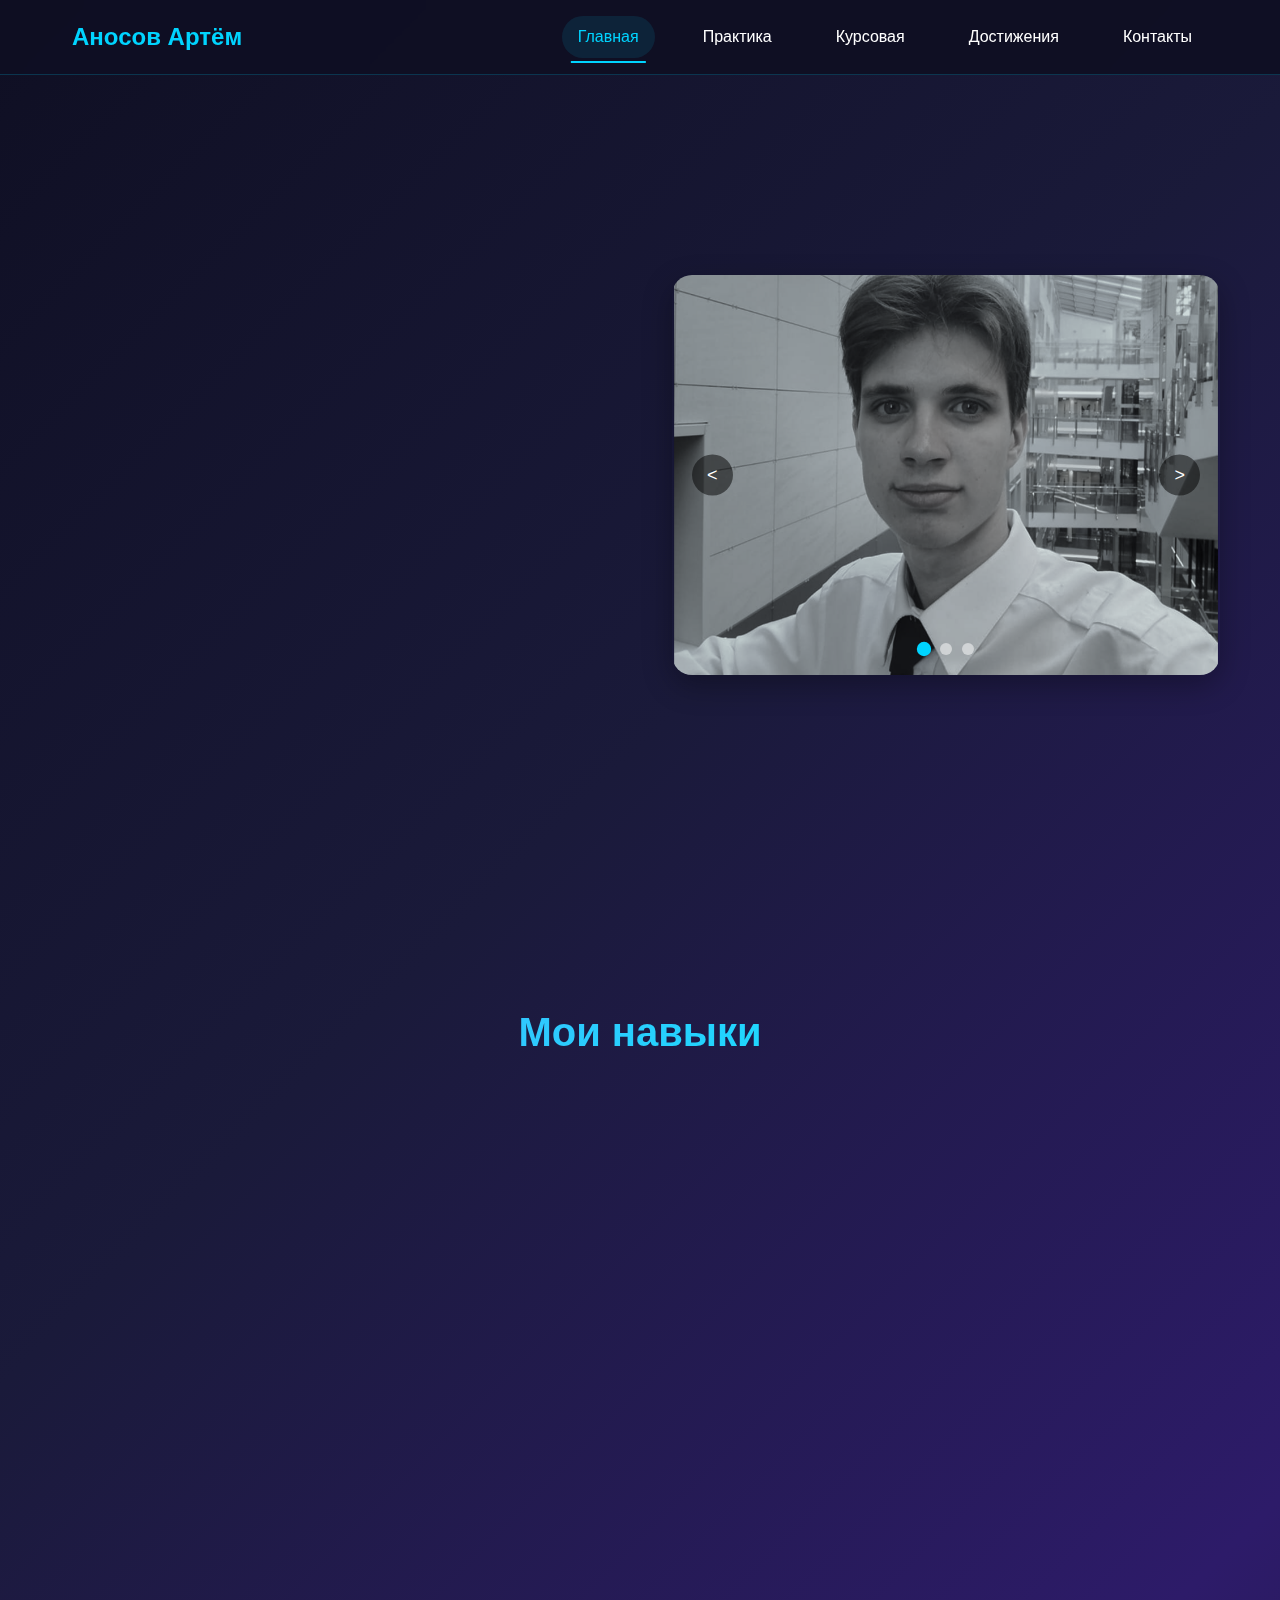
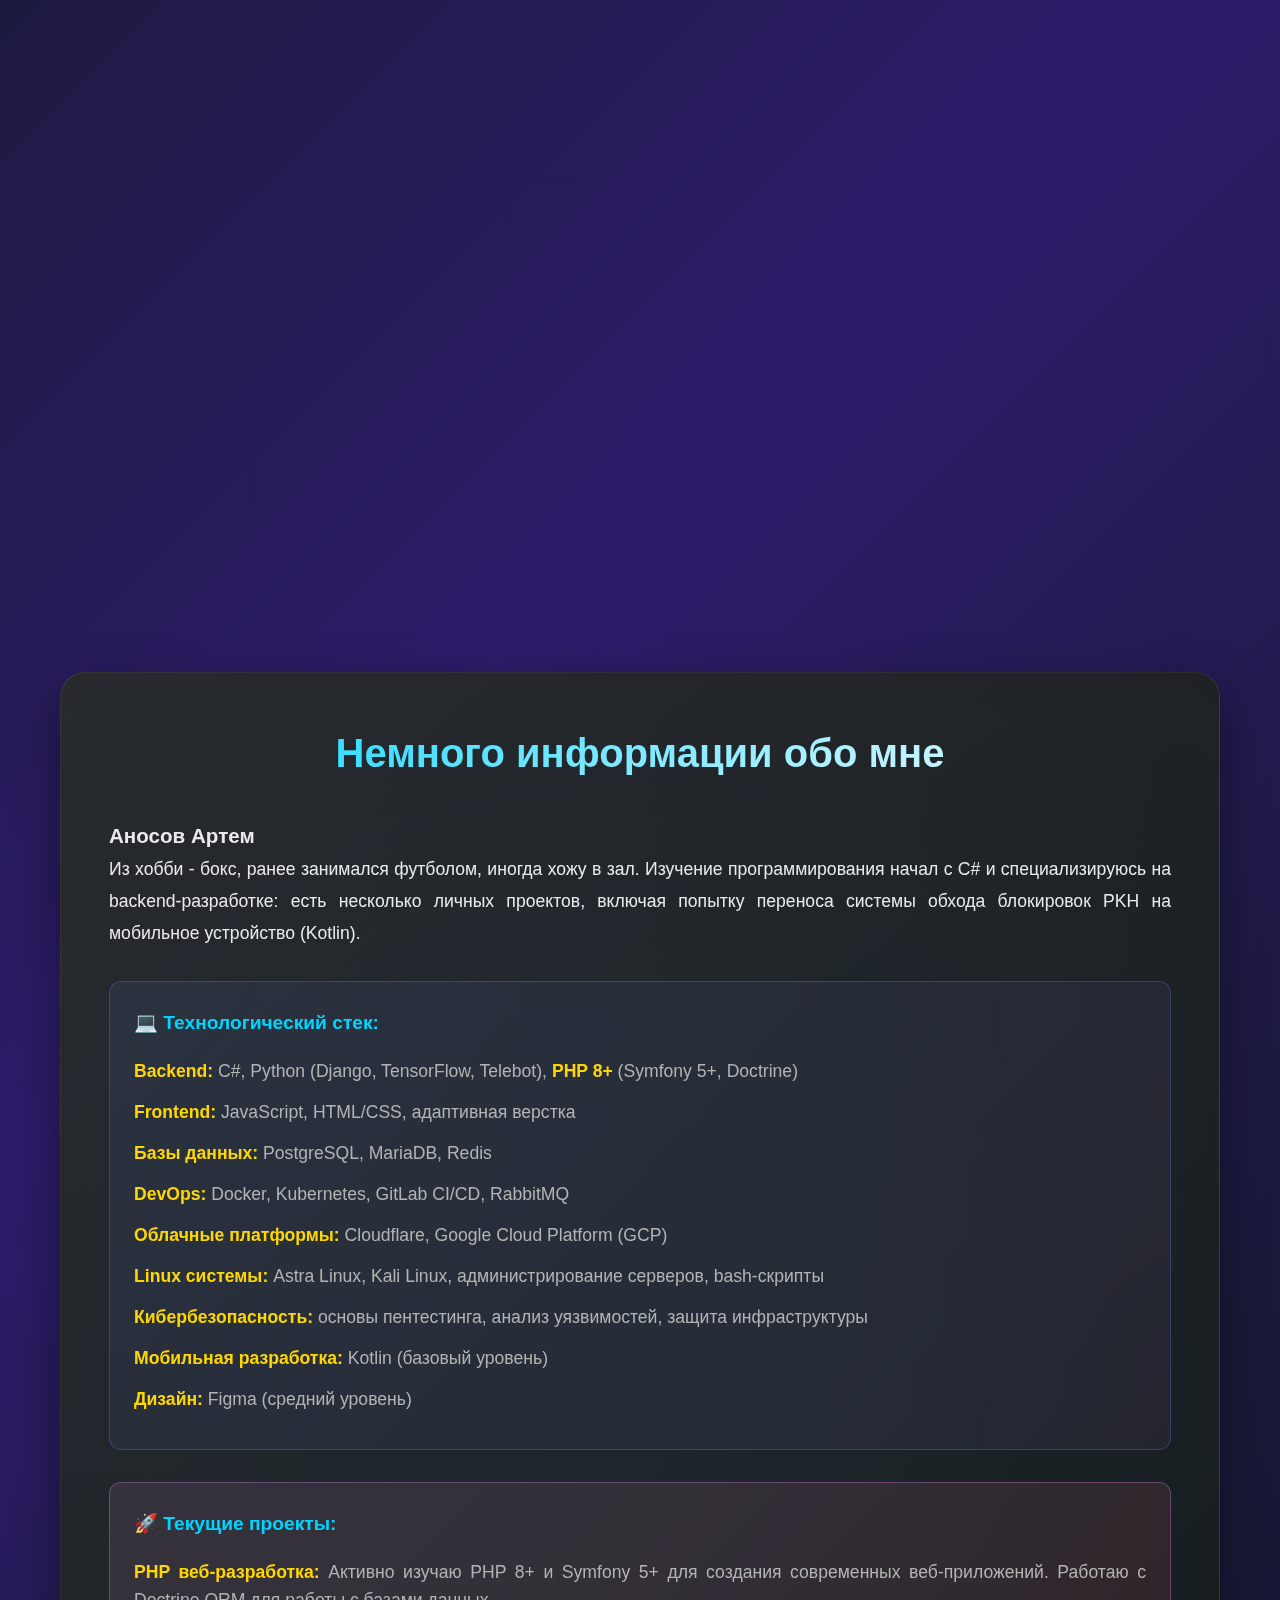
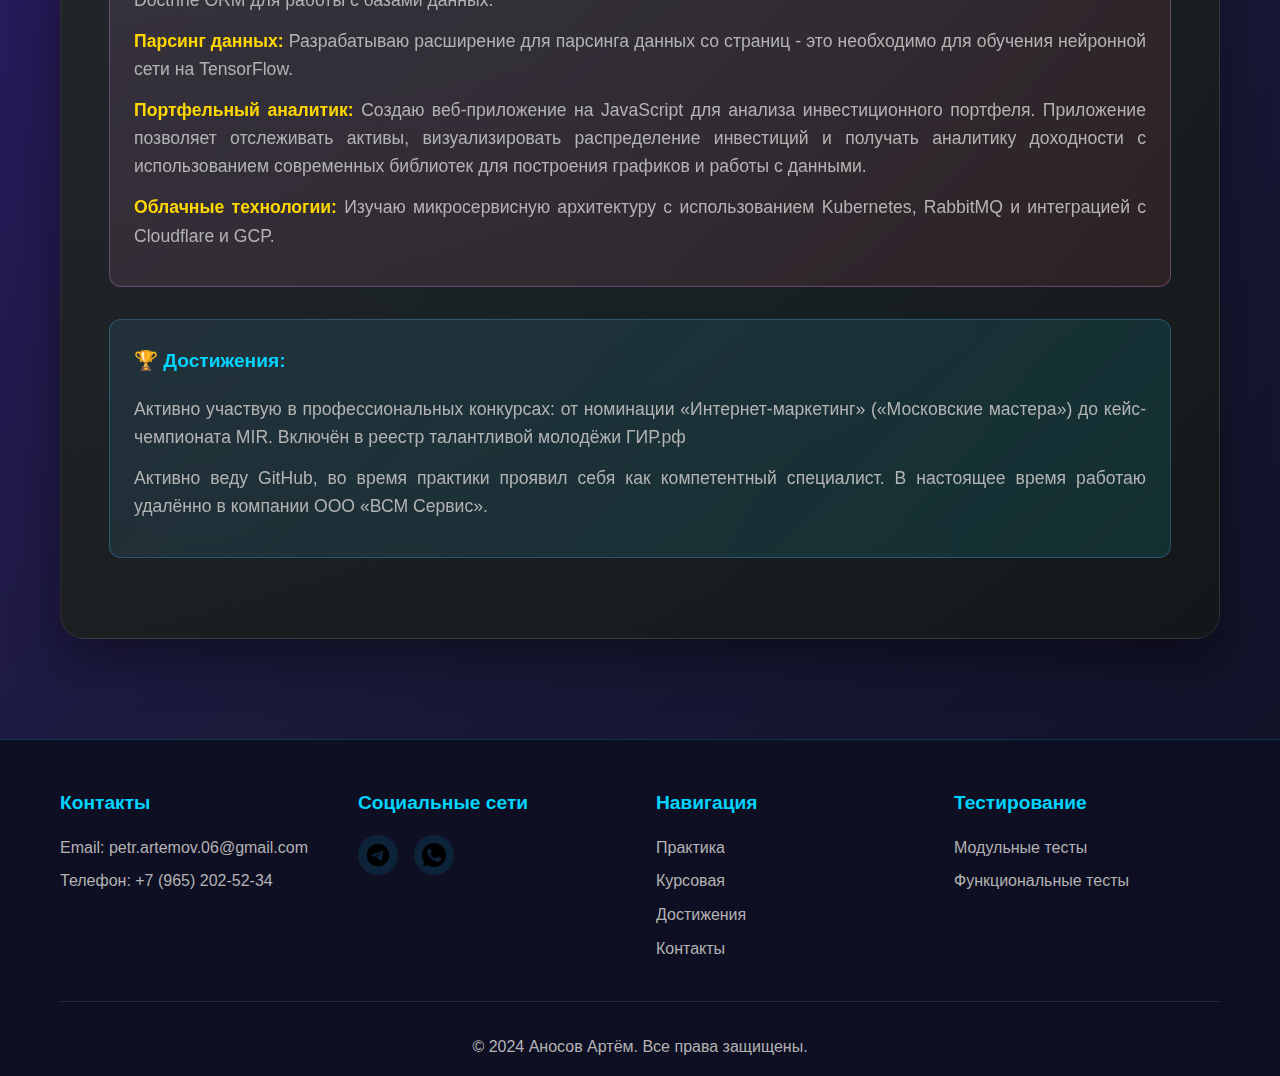
<file: index.html>
<!DOCTYPE html>
<html lang="ru">

<head>
    <meta charset="UTF-8">
    <meta name="viewport" content="width=device-width, initial-scale=1.0">
    <title>Аносов Артём - Портфолио</title>
    <link rel="stylesheet" href="styles/main.css">
</head>

<body>
    <nav class="navbar">
        <div class="nav-container">
            <div class="nav-logo">
                <span>Аносов Артём</span>
            </div>
            <div class="nav-menu">
                <a href="#" class="nav-link active">Главная</a>
                <a href="practice.html" class="nav-link">Практика</a>
                <a href="coursework.html" class="nav-link">Курсовая</a>
                <a href="achievements.html" class="nav-link">Достижения</a>
                <a href="contacts.html" class="nav-link">Контакты</a>
            </div>
            <div class="hamburger">
                <span></span>
                <span></span>
                <span></span>
            </div>
        </div>
    </nav>

    <section class="hero">
        <div class="hero-container">
            <div class="hero-content">
                <h1 class="hero-title">
                    Привет! Я <span class="highlight">Аносов Артём</span>
                </h1>
                <p class="hero-subtitle">
                    Студент 4 курса Московского колледжа транспорта при РУТ МИИТ
                </p>
                <p class="hero-description">
                    Увлекаюсь веб-разработкой и созданием современных решений
                </p>
                <div class="hero-buttons">
                    <a href="#info-about" class="btn btn-primary">Обо мне</a>
                    <a href="contacts.html" class="btn btn-secondary">Связаться</a>
                </div>
            </div>
            <div class="hero-image">
                <div class="image-slider">
                    <div class="slider-container">
                        <img src="image/фото карусель 1.png" alt="Фото 1" class="slide active">
                        <img src="image/фото карусель 2.png" alt="Фото 2" class="slide">
                        <img src="image/фото карусель 3.png" alt="Фото 3" class="slide">
                    </div>
                    <div class="slider-controls">
                        <button class="prev" aria-label="Предыдущее фото">&lt;</button>
                        <button class="next" aria-label="Следующее фото">&gt;</button>
                    </div>
                    <div class="slider-dots">
                        <span class="dot active" data-slide="0"></span>
                        <span class="dot" data-slide="1"></span>
                        <span class="dot" data-slide="2"></span>
                    </div>
                </div>
            </div>
        </div>
    </section>

    <section class="skills" id="skills">
        <div class="container">
            <h2 class="section-title">Мои навыки</h2>
            <div class="skills-grid">
                <div class="skill-card frontend">
                    <div class="skill-content">
                        <h3>WEB(frontend) разработка</h3>
                        <p>Я на высоком уровне владею навыками работы на таких языках как Java script, html, css.</p>
                    </div>
                </div>

                <div class="skill-card backend">
                    <div class="skill-content">
                        <h3>Backend разработка</h3>
                        <p>Работал с C#, Python (Telebot, TensorFlow, Django). Активно изучаю PHP 8+, Symfony 5+, Doctrine для создания современных веб-приложений.</p>
                    </div>
                </div>

                <div class="skill-card deploy">
                    <div class="skill-content">
                        <h3>DevOps & Облачные технологии</h3>
                        <p>Во время практики занимался разработкой архитектуры и освоил Docker, Kubernetes. Работаю с GitLab CI/CD, облачными платформами (Cloudflare, GCP), очередями сообщений RabbitMQ, базами данных MariaDB и Redis.</p>
                    </div>
                </div>

                <div class="skill-card linux">
                    <div class="skill-content">
                        <h3>Linux системы</h3>
                        <p>Уверенно работаю с различными дистрибутивами Linux: от защищённого Astra Linux для корпоративных систем до специализированного Kali Linux для тестирования безопасности. Опыт администрирования серверов, настройки окружений разработки и автоматизации процессов через bash-скрипты.</p>
                    </div>
                </div>

                <div class="skill-card security">
                    <div class="skill-content">
                        <h3>Кибербезопасность</h3>
                        <p>Владею основами информационной безопасности: понимаю принципы защиты данных, анализа уязвимостей и построения защищённой инфраструктуры. Знаком с методологией пентестинга, инструментами аудита безопасности и практиками безопасной разработки для создания надёжных приложений.</p>
                    </div>
                </div>
            </div>
        </div>
    </section>

    <section class="info-about" id="info-about">
        <div class="container">
            <div class="info-card">
                <div class="info-card-content">
                    <h2 class="info-title">Немного информации обо мне</h2>
                    <div class="info-text">
                        <h3>Аносов Артем</h3>
                        <p>Из хобби - бокс, ранее занимался футболом, иногда хожу в зал. Изучение программирования начал с C# и специализируюсь на backend-разработке: есть несколько личных проектов, включая попытку переноса системы обхода блокировок PKH
                            на мобильное устройство (Kotlin).</p>
                        <div class="tech-stack">
                            <h4>💻 Технологический стек:</h4>
                            <p><strong>Backend:</strong> C#, Python (Django, TensorFlow, Telebot), <strong>PHP 8+</strong> (Symfony 5+, Doctrine)</p>
                            <p><strong>Frontend:</strong> JavaScript, HTML/CSS, адаптивная верстка</p>
                            <p><strong>Базы данных:</strong> PostgreSQL, MariaDB, Redis</p>
                            <p><strong>DevOps:</strong> Docker, Kubernetes, GitLab CI/CD, RabbitMQ</p>
                            <p><strong>Облачные платформы:</strong> Cloudflare, Google Cloud Platform (GCP)</p>
                            <p><strong>Linux системы:</strong> Astra Linux, Kali Linux, администрирование серверов, bash-скрипты</p>
                            <p><strong>Кибербезопасность:</strong> основы пентестинга, анализ уязвимостей, защита инфраструктуры</p>
                            <p><strong>Мобильная разработка:</strong> Kotlin (базовый уровень)</p>
                            <p><strong>Дизайн:</strong> Figma (средний уровень)</p>
                        </div>

                        <div class="current-work">
                            <h4>🚀 Текущие проекты:</h4>
                            <p><strong>PHP веб-разработка:</strong> Активно изучаю PHP 8+ и Symfony 5+ для создания современных веб-приложений. Работаю с Doctrine ORM для работы с базами данных.</p>
                            <p><strong>Парсинг данных:</strong> Разрабатываю расширение для парсинга данных со страниц - это необходимо для обучения нейронной сети на TensorFlow.</p>
                            <p><strong>Портфельный аналитик:</strong> Создаю веб-приложение на JavaScript для анализа инвестиционного портфеля. Приложение позволяет отслеживать активы, визуализировать распределение инвестиций и получать аналитику доходности с использованием современных библиотек для построения графиков и работы с данными.</p>
                            <p><strong>Облачные технологии:</strong> Изучаю микросервисную архитектуру с использованием Kubernetes, RabbitMQ и интеграцией с Cloudflare и GCP.</p>
                        </div>

                        <div class="achievements-summary">
                            <h4>🏆 Достижения:</h4>
                            <p>Активно участвую в профессиональных конкурсах: от номинации «Интернет-маркетинг» («Московские мастера») до кейс-чемпионата MIR. Включён в реестр талантливой молодёжи ГИР.рф</p>
                            <p>Активно веду GitHub, во время практики проявил себя как компетентный специалист. В настоящее время работаю удалённо в компании ООО «ВСМ Сервис».</p>
                        </div>
                    </div>
                </div>
            </div>
        </div>
    </section>



    <footer class="footer">
        <div class="container">
            <div class="footer-content">
                <div class="footer-section">
                    <h3>Контакты</h3>
                    <p>Email: petr.artemov.06@gmail.com</p>
                    <p>Телефон: +7 (965) 202-52-34</p>
                </div>
                <div class="footer-section">
                    <h3>Социальные сети</h3>
                    <div class="social-links">
                        <a href="https://t.me/Smiglya" class="social-link" target="_blank">
                            <img src="image/Telegram logo (fotter).svg" alt="Telegram">
                        </a>
                        <a href="https://wa.me/79652025234" class="social-link" target="_blank">
                            <img src="image/Whatsapp logo (fotter).svg" alt="WhatsApp">
                        </a>
                    </div>
                </div>
                <div class="footer-section">
                    <h3>Навигация</h3>
                    <ul class="footer-nav">
                        <li><a href="practice.html">Практика</a></li>
                        <li><a href="coursework.html">Курсовая</a></li>
                        <li><a href="achievements.html">Достижения</a></li>
                        <li><a href="contacts.html">Контакты</a></li>
                    </ul>
                </div>
                <div class="footer-section">
                    <h3>Тестирование</h3>
                    <ul class="footer-nav">
                        <li><a href="tests/unit-tests.html">Модульные тесты</a></li>
                        <li><a href="tests/functional-tests.html">Функциональные тесты</a></li>
                    </ul>
                </div>
            </div>
            <div class="footer-bottom">
                <p>&copy; 2024 Аносов Артём. Все права защищены.</p>
            </div>
        </div>
    </footer>

    <button class="scroll-top" id="scrollTop" aria-label="Наверх">
        <svg viewBox="0 0 24 24" fill="currentColor">
            <path d="M7.41 15.41L12 10.83l4.59 4.58L18 14l-6-6-6 6z"/>
        </svg>
    </button>

    <script src="scripts/main.js"></script>
</body>

</html>
</file>
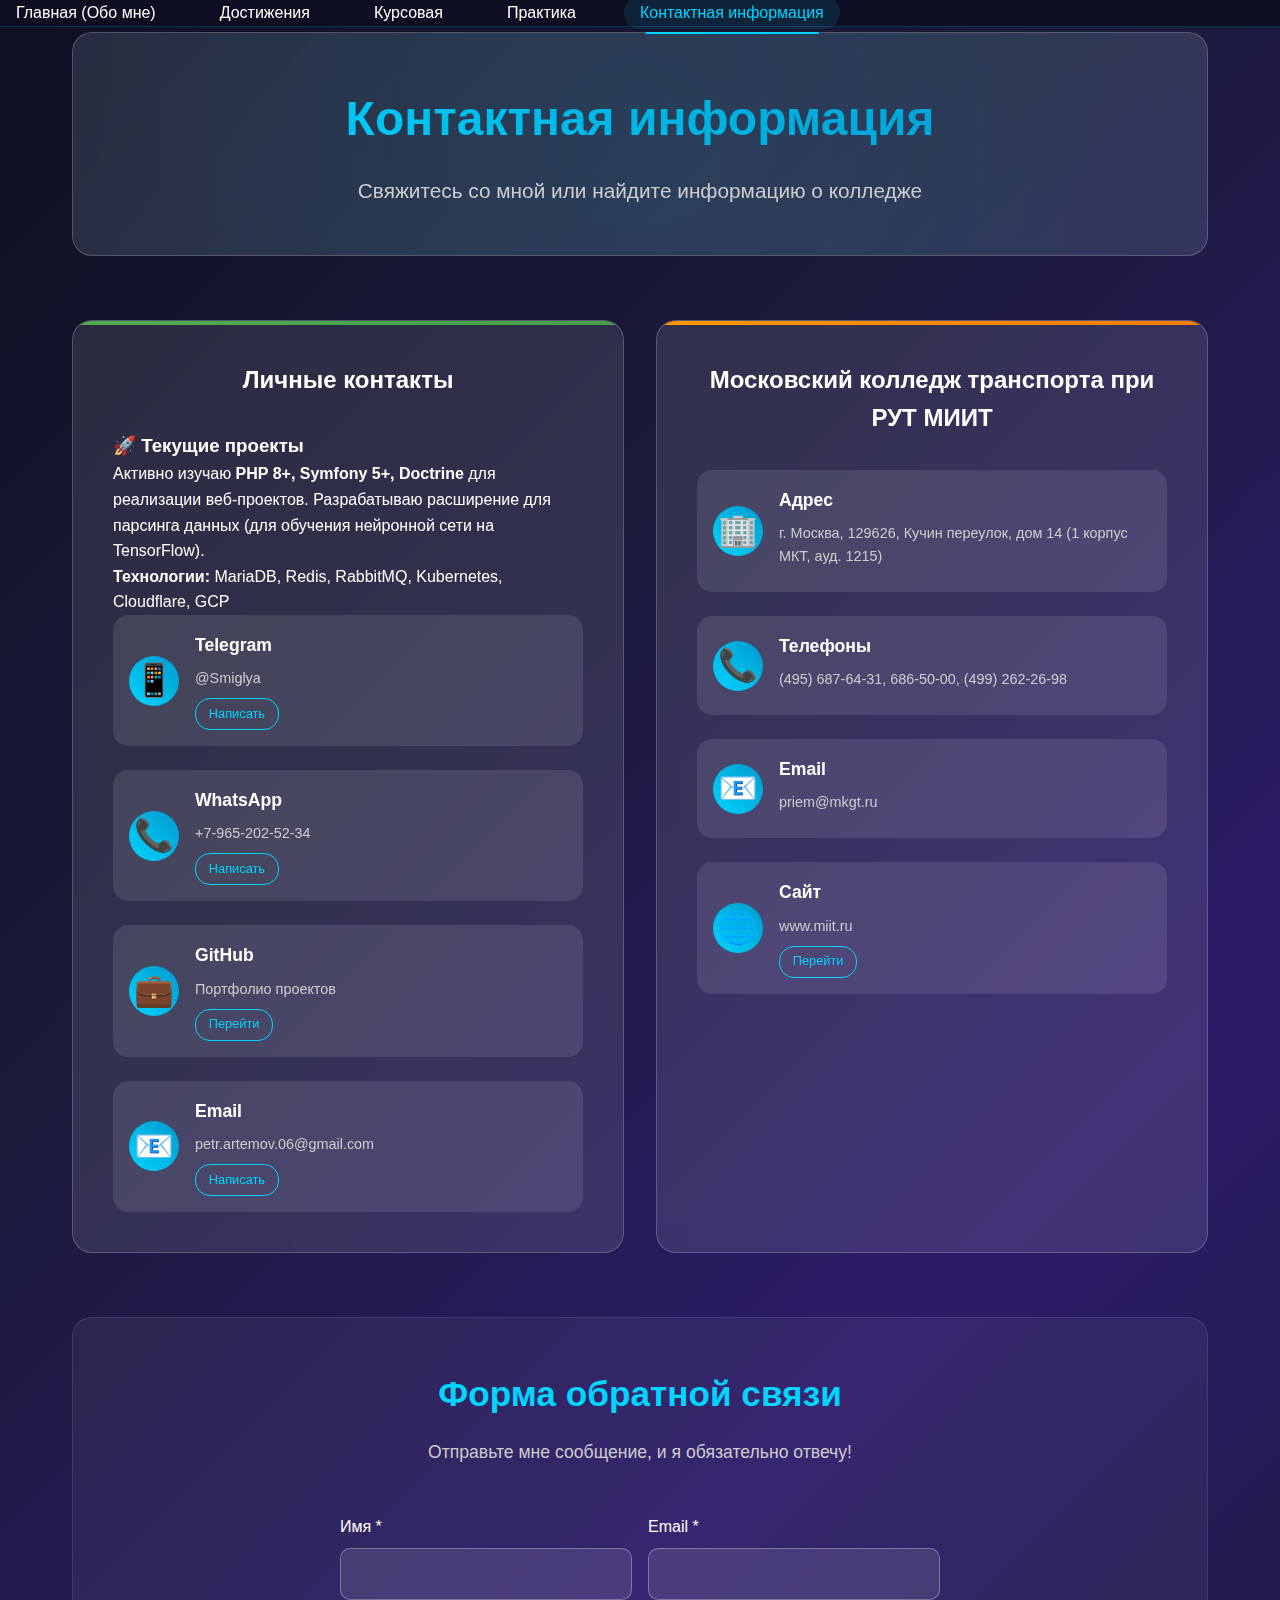
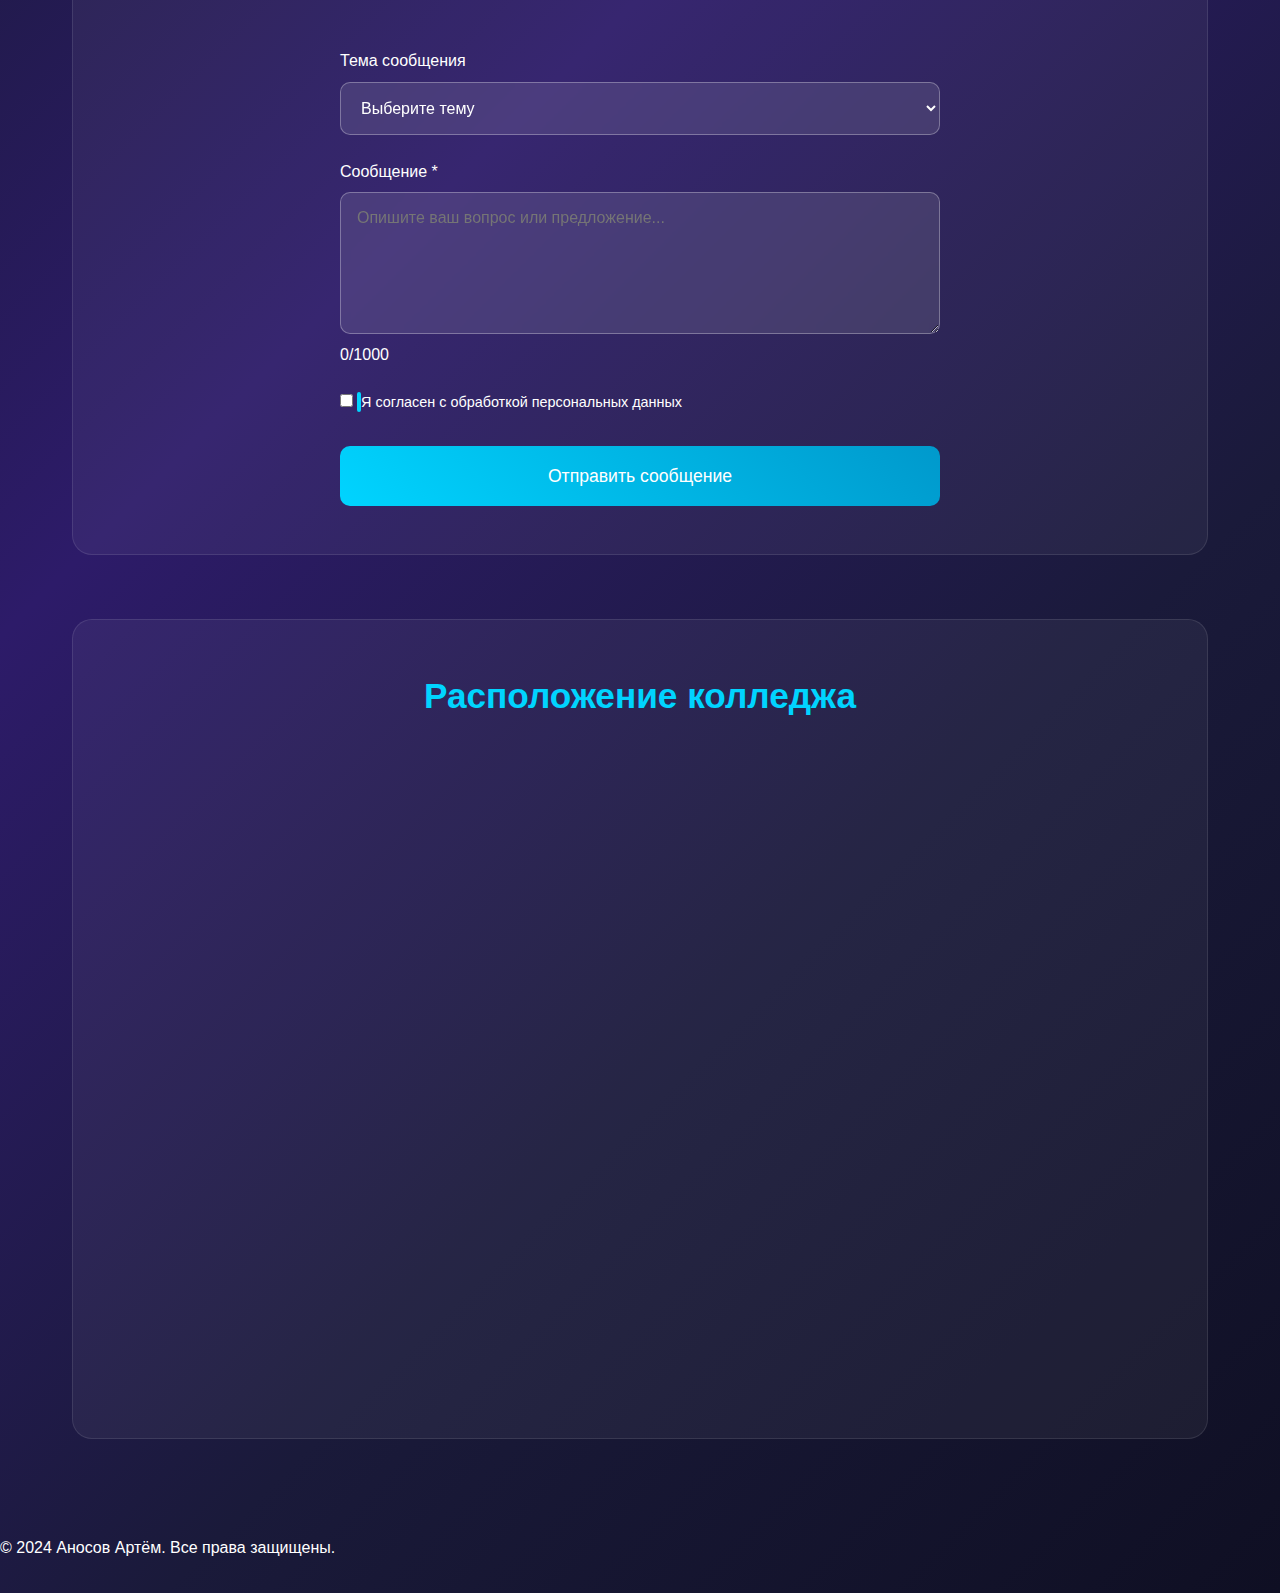
<file: contacts.html>
<!DOCTYPE html>
<html lang="ru">

<head>
    <meta charset="UTF-8">
    <meta name="viewport" content="width=device-width, initial-scale=1.0">
    <title>Контакты - Аносов Артём</title>
    <link rel="stylesheet" href="styles/main.css">
    <link rel="stylesheet" href="styles/contacts.css">
</head>

<body>
    <header>
        <nav class="navbar">
            <ul class="nav-menu">
                <li><a href="index.html" class="nav-link">Главная (Обо мне)</a></li>
                <li><a href="achievements.html" class="nav-link">Достижения</a></li>
                <li><a href="coursework.html" class="nav-link">Курсовая</a></li>
                <li><a href="practice.html" class="nav-link">Практика</a></li>
                <li><a href="contacts.html" class="nav-link active">Контактная информация</a></li>
            </ul>
            <div class="hamburger">
                <span></span>
                <span></span>
                <span></span>
            </div>
        </nav>
    </header>

    <main>
        <div class="contacts-container">
            <!-- Header Section -->
            <section class="contacts-header">
                <h1>Контактная информация</h1>
                <p class="contacts-subtitle">Свяжитесь со мной или найдите информацию о колледже</p>
            </section>

            <!-- Contact Grid -->
            <section class="contact-grid">
                <!-- Personal Contacts -->
                <div class="contact-card personal-card">
                    <h2>Личные контакты</h2>
                    <div class="current-projects">
                        <h3>🚀 Текущие проекты</h3>
                        <p>Активно изучаю <strong>PHP 8+, Symfony 5+, Doctrine</strong> для реализации веб-проектов. Разрабатываю расширение для парсинга данных (для обучения нейронной сети на TensorFlow).</p>
                        <p><strong>Технологии:</strong> MariaDB, Redis, RabbitMQ, Kubernetes, Cloudflare, GCP</p>
                    </div>
                    <div class="contact-info">
                        <div class="contact-item">
                            <div class="contact-icon">📱</div>
                            <div class="contact-details">
                                <h3>Telegram</h3>
                                <p>@Smiglya</p>
                                <a href="https://t.me/Smiglya" target="_blank" class="contact-link">Написать</a>
                            </div>
                        </div>

                        <div class="contact-item">
                            <div class="contact-icon">📞</div>
                            <div class="contact-details">
                                <h3>WhatsApp</h3>
                                <p>+7-965-202-52-34</p>
                                <a href="https://wa.me/79652025234" target="_blank" class="contact-link">Написать</a>
                            </div>
                        </div>

                        <div class="contact-item">
                            <div class="contact-icon">💼</div>
                            <div class="contact-details">
                                <h3>GitHub</h3>
                                <p>Портфолио проектов</p>
                                <a href="https://github.com/smiglya" target="_blank" class="contact-link">Перейти</a>
                            </div>
                        </div>

                        <div class="contact-item">
                            <div class="contact-icon">📧</div>
                            <div class="contact-details">
                                <h3>Email</h3>
                                <p>petr.artemov.06@gmail.com</p>
                                <a href="mailto:petr.artemov.06@gmail.com" class="contact-link">Написать</a>
                            </div>
                        </div>
                    </div>
                </div>

                <!-- College Contacts -->
                <div class="contact-card college-card">
                    <h2>Московский колледж транспорта при РУТ МИИТ</h2>
                    <div class="contact-info">
                        <div class="contact-item">
                            <div class="contact-icon">🏢</div>
                            <div class="contact-details">
                                <h3>Адрес</h3>
                                <p>г. Москва, 129626, Кучин переулок, дом 14 (1 корпус МКТ, ауд. 1215)</p>
                            </div>
                        </div>

                        <div class="contact-item">
                            <div class="contact-icon">📞</div>
                            <div class="contact-details">
                                <h3>Телефоны</h3>
                                <p>(495) 687-64-31, 686-50-00, (499) 262-26-98</p>
                            </div>
                        </div>

                        <div class="contact-item">
                            <div class="contact-icon">📧</div>
                            <div class="contact-details">
                                <h3>Email</h3>
                                <p>priem@mkgt.ru</p>
                            </div>
                        </div>

                        <div class="contact-item">
                            <div class="contact-icon">🌐</div>
                            <div class="contact-details">
                                <h3>Сайт</h3>
                                <p>www.miit.ru</p>
                                <a href="https://www.miit.ru" target="_blank" class="contact-link">Перейти</a>
                            </div>
                        </div>
                    </div>
                </div>
            </section>

            <!-- Contact Form -->
            <section class="contact-form-section">
                <h2>Форма обратной связи</h2>
                <p class="form-description">Отправьте мне сообщение, и я обязательно отвечу!</p>

                <form class="contact-form" id="contactForm">
                    <div class="form-row">
                        <div class="form-group">
                            <label for="name">Имя *</label>
                            <input type="text" id="name" name="name" required>
                        </div>

                        <div class="form-group">
                            <label for="email">Email *</label>
                            <input type="email" id="email" name="email" required>
                        </div>
                    </div>

                    <div class="form-group">
                        <label for="subject">Тема сообщения</label>
                        <select id="subject" name="subject">
                            <option value="">Выберите тему</option>
                            <option value="collaboration">Сотрудничество</option>
                            <option value="job">Предложение работы</option>
                            <option value="question">Вопрос</option>
                            <option value="other">Другое</option>
                        </select>
                    </div>

                    <div class="form-group">
                        <label for="message">Сообщение *</label>
                        <textarea id="message" name="message" rows="6" required placeholder="Опишите ваш вопрос или предложение..."></textarea>
                    </div>

                    <div class="form-group checkbox-group">
                        <label class="checkbox-label">
                            <input type="checkbox" id="privacy" name="privacy" required>
                            <span class="checkmark"></span>
                            Я согласен с обработкой персональных данных
                        </label>
                    </div>

                    <button type="submit" class="submit-btn">
                        <span class="btn-text">Отправить сообщение</span>
                        <span class="btn-loader" style="display: none;">⏳</span>
                    </button>
                </form>
            </section>

            <!-- Map Section -->
            <section class="map-section">
                <h2>Расположение колледжа</h2>
                <div class="map-container">
                    <div class="yandex-map">
                        <iframe src="https://yandex.ru/map-widget/v1/?text=Москва%2C%20Кучин%20переулок%2C%2014&z=16&l=map" width="100%" height="400" frameborder="0" style="border-radius: 10px;">
                        </iframe>
                    </div>
                    <div class="map-details">
                        <p><strong>Адрес:</strong> г. Москва, 129626, Кучин переулок, дом 14 (1 корпус МКТ, ауд. 1215)</p>
                        <p><strong>Ближайшее метро:</strong> Алексеевская, ВДНХ</p>
                        <p><strong>Время работы:</strong> Пн-Пт 8:00-18:00, Сб 9:00-15:00</p>
                    </div>

                </div>
            </section>




        </div>
    </main>

    <footer>
        <div class="footer-content">
            <p>&copy; 2024 Аносов Артём. Все права защищены.</p>
        </div>
    </footer>

    <script src="scripts/main.js"></script>
    <script src="scripts/contacts.js"></script>
</body>

</html>
</file>
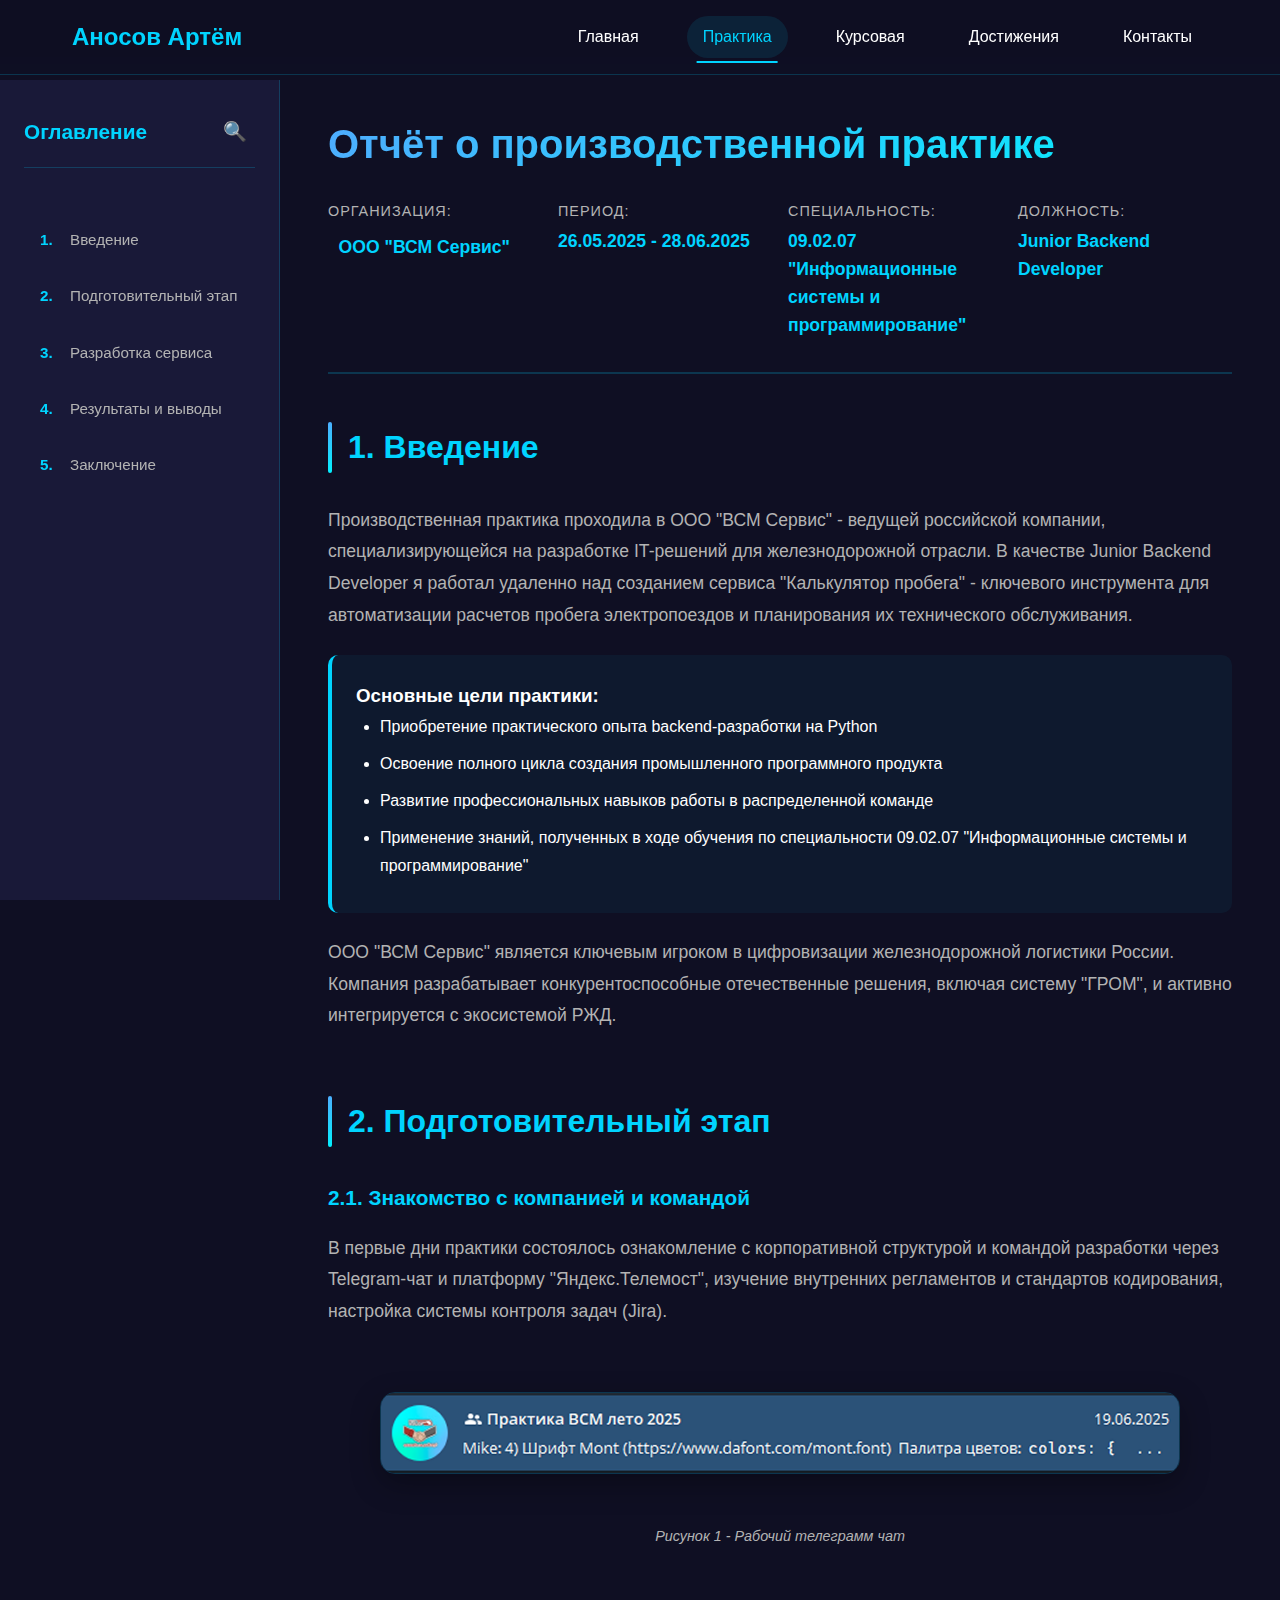
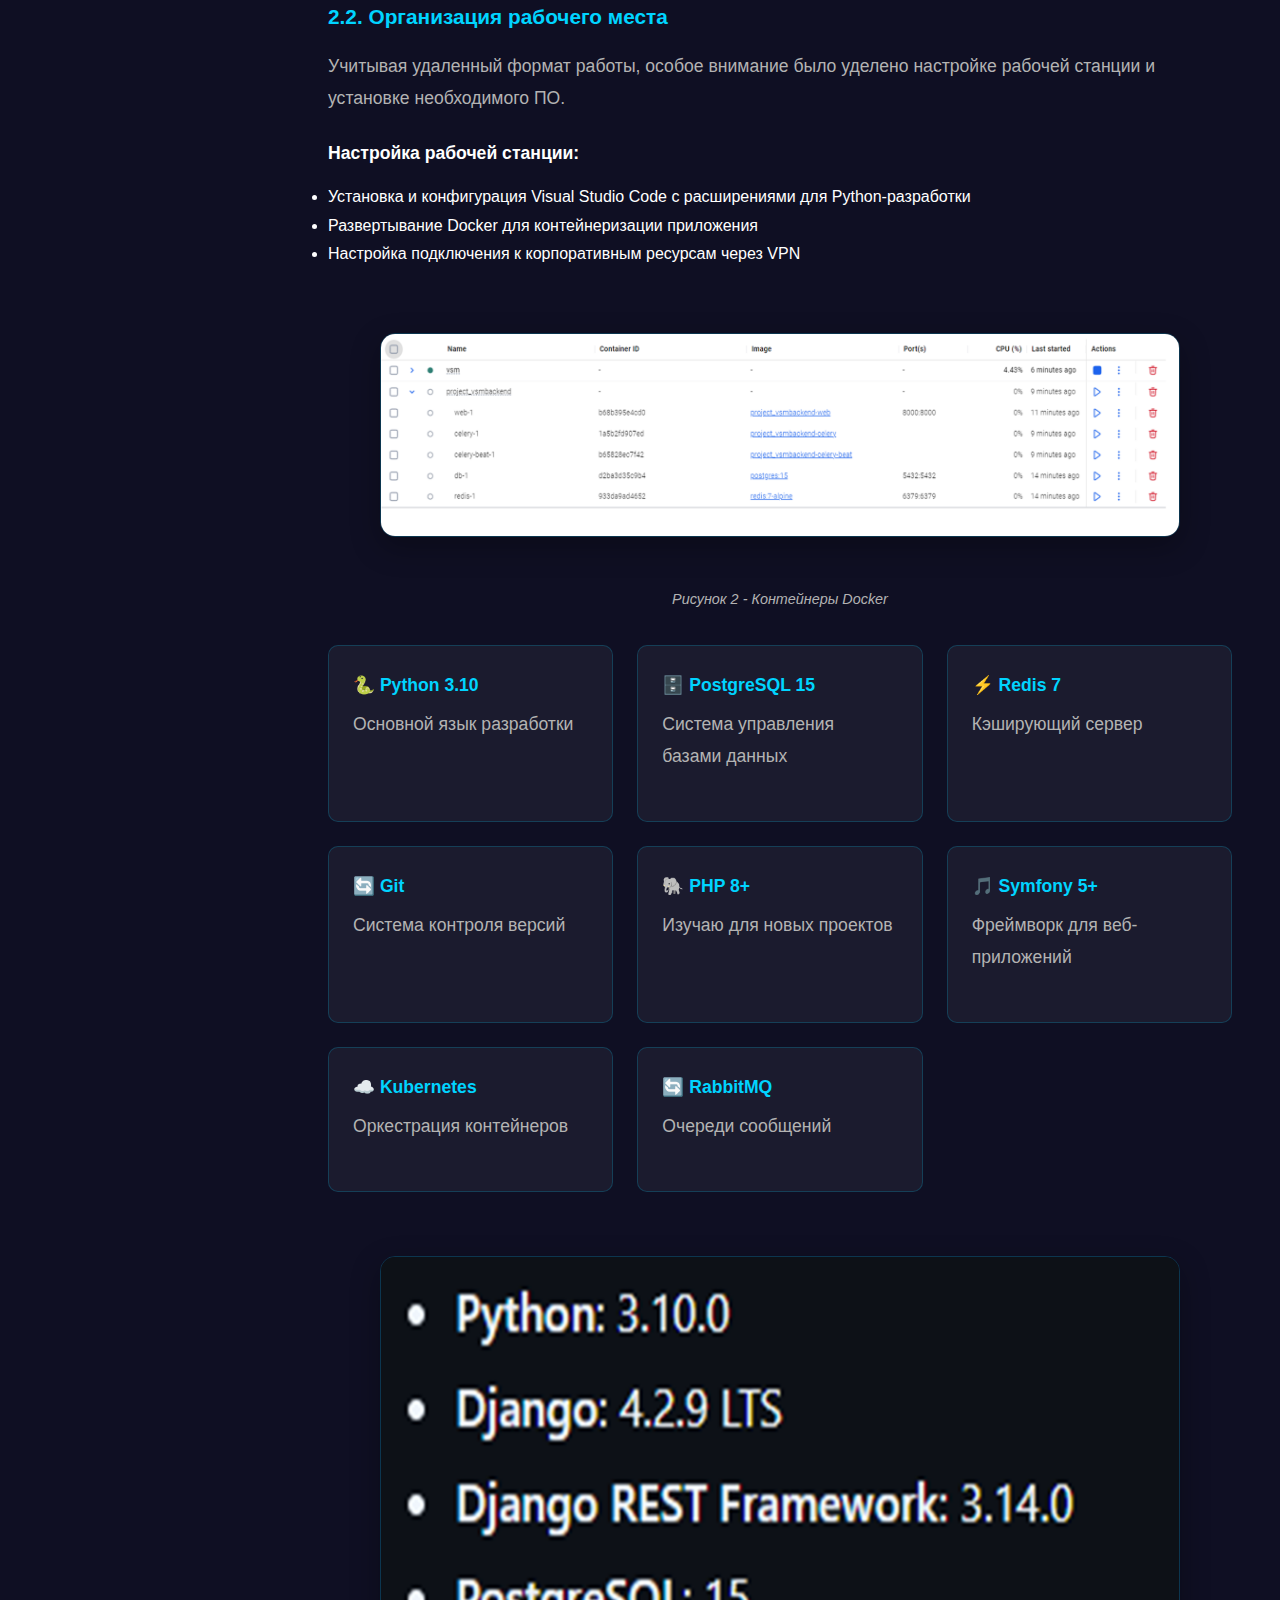
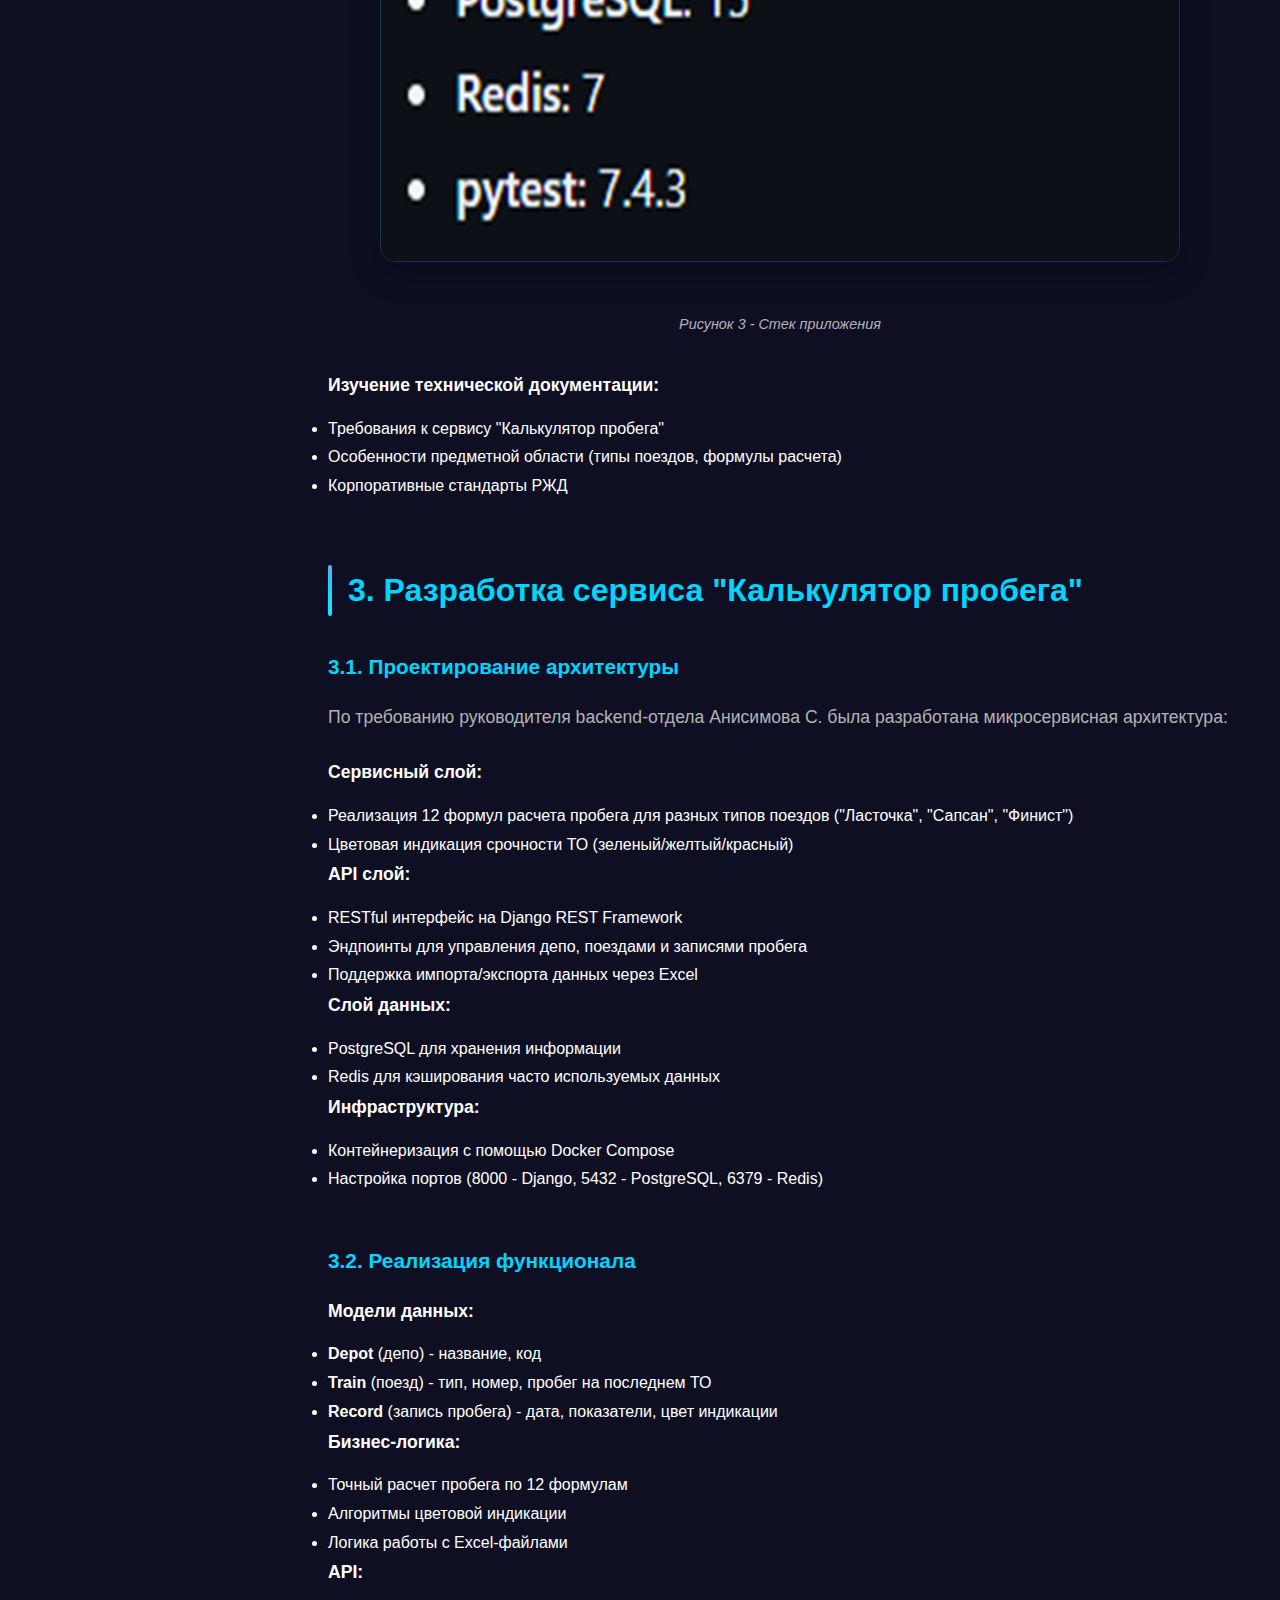
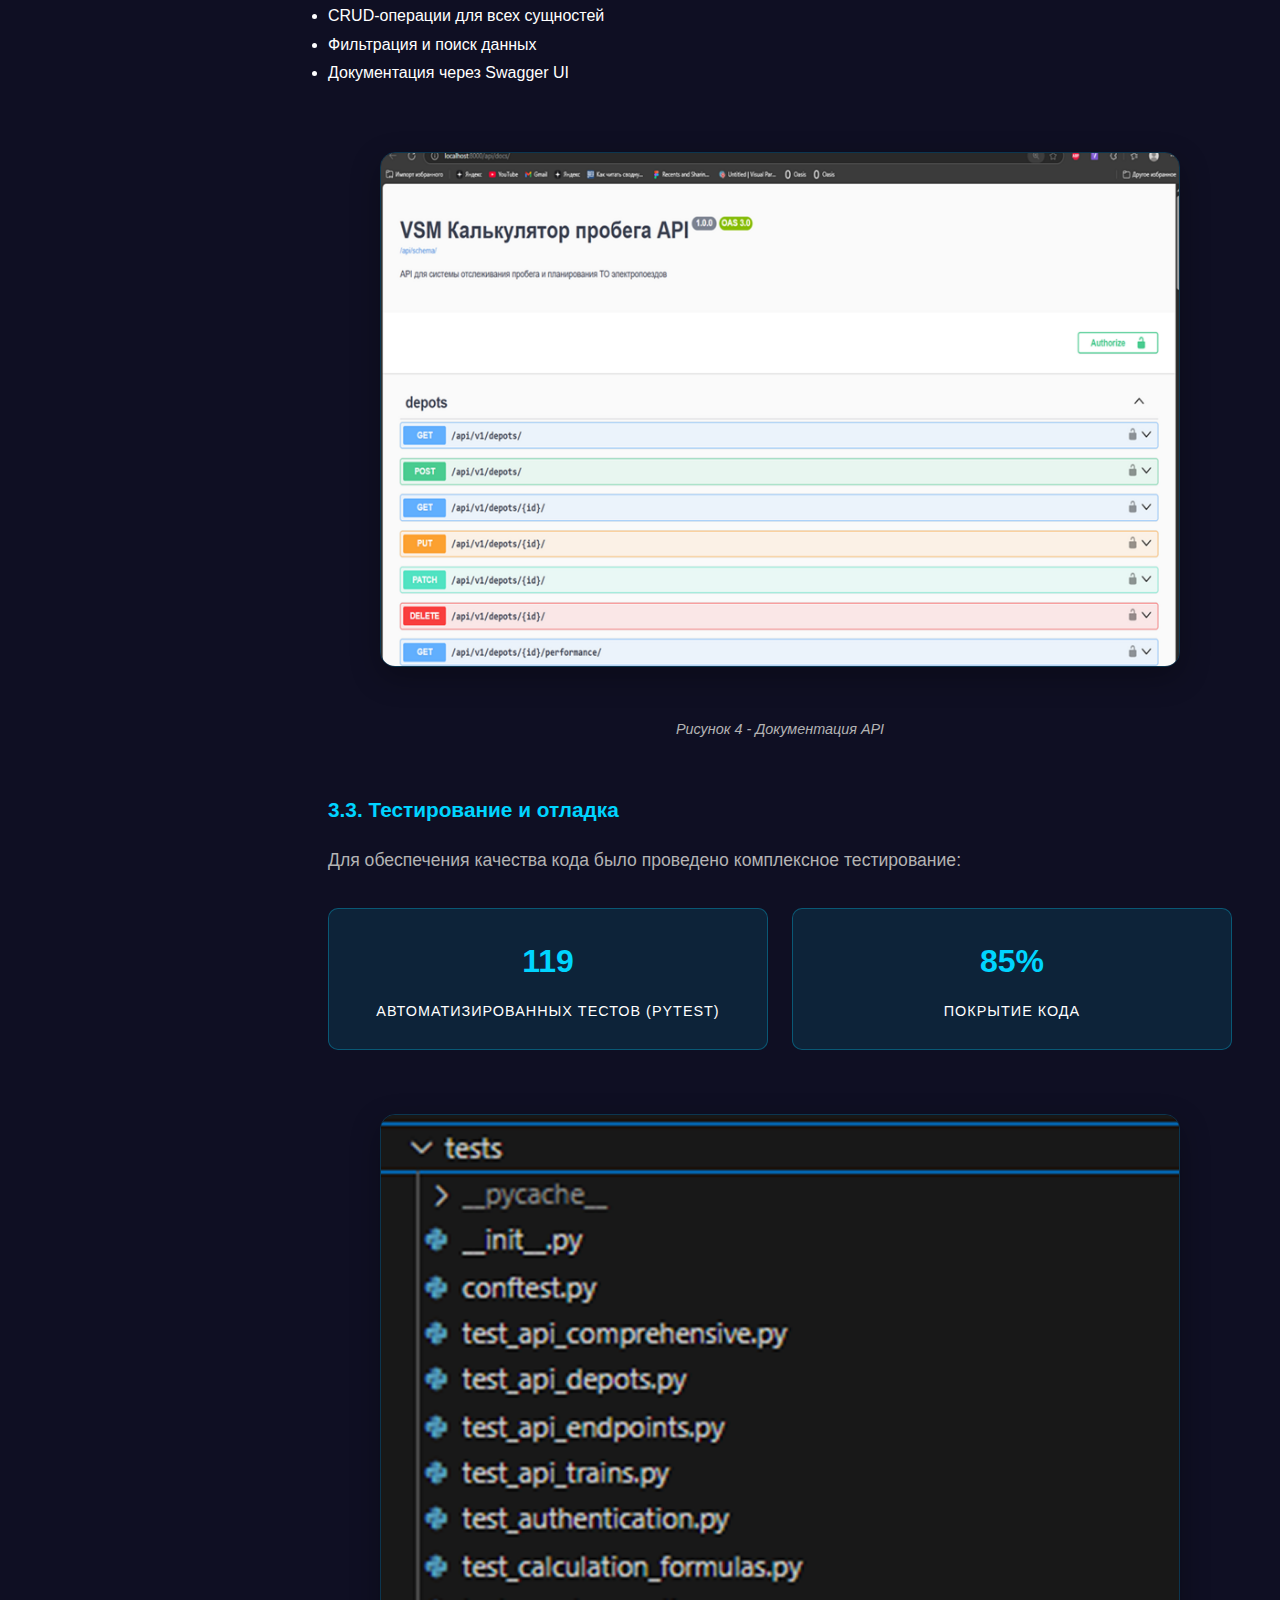
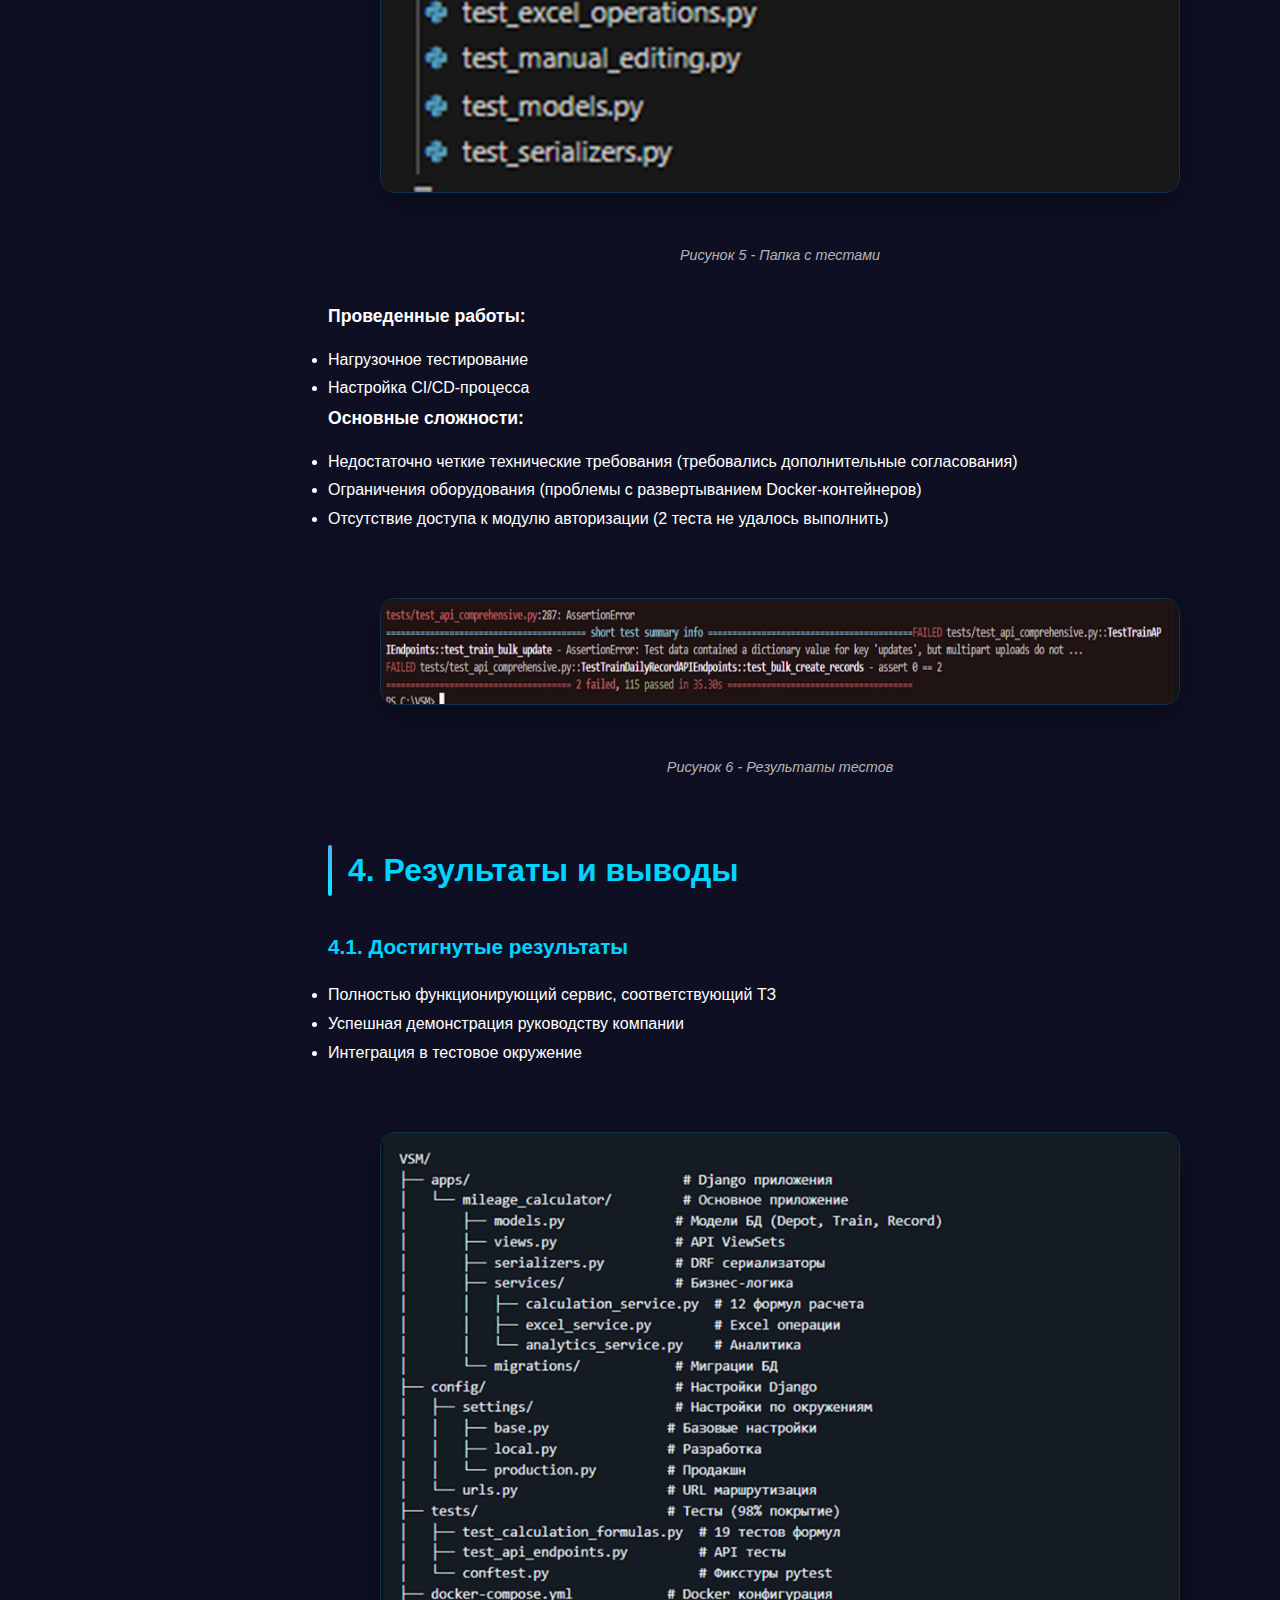
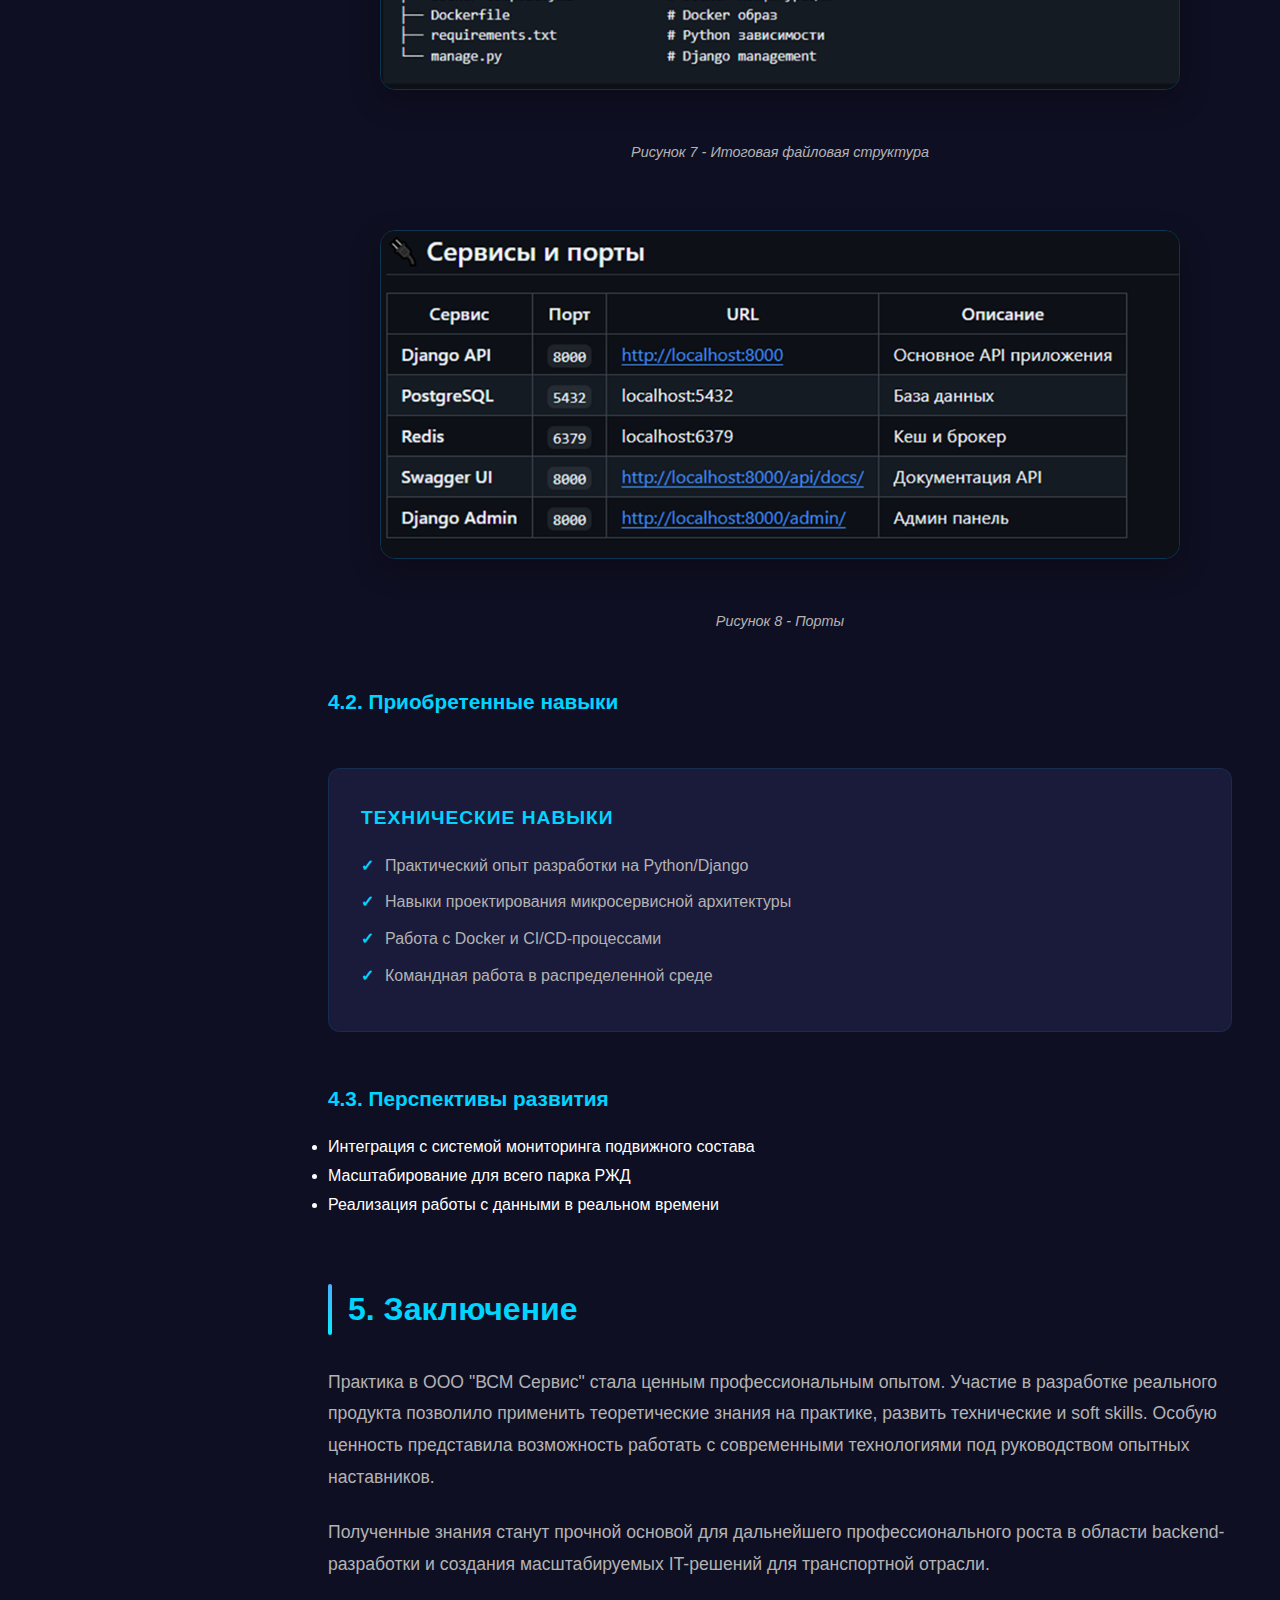
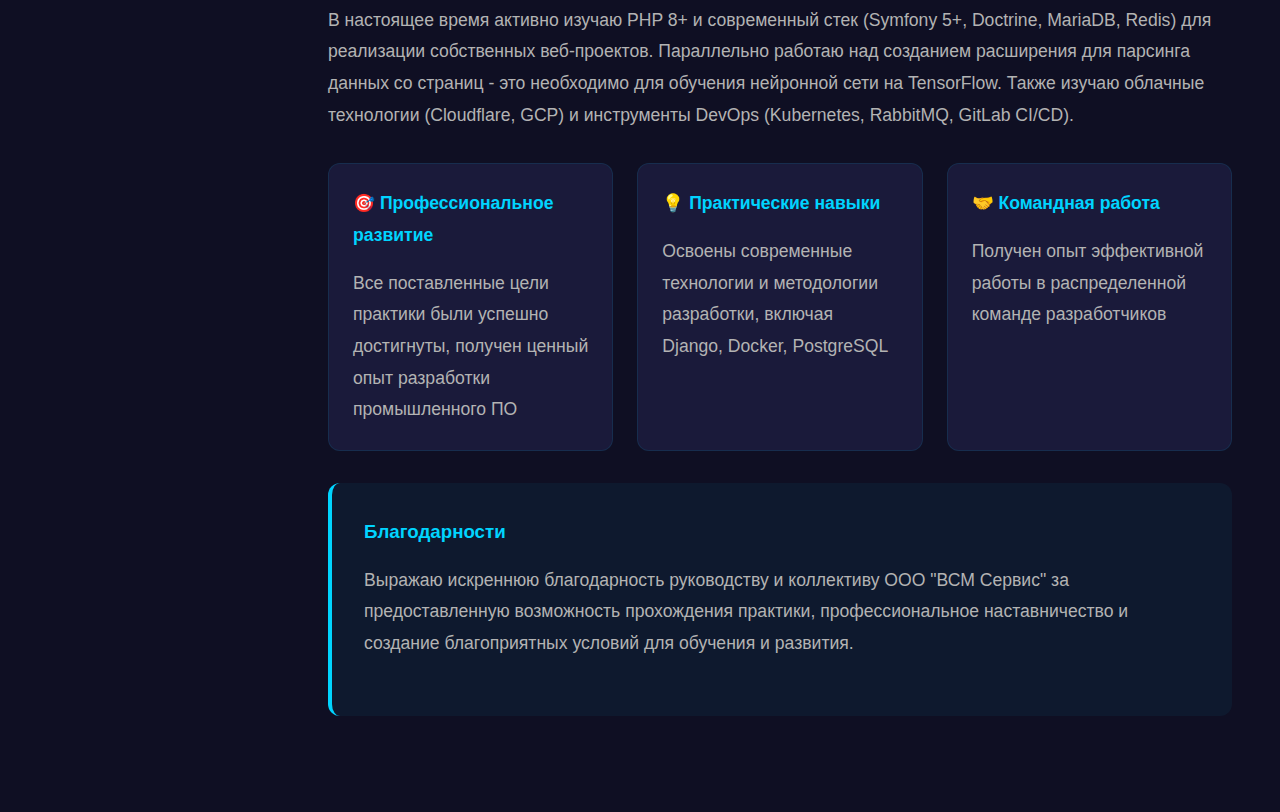
<file: practice.html>
<!DOCTYPE html>
<html lang="ru">

<head>
    <meta charset="UTF-8">
    <meta name="viewport" content="width=device-width, initial-scale=1.0">
    <title>Производственная практика - Аносов Артём</title>
    <link rel="stylesheet" href="styles/main.css">
    <link rel="stylesheet" href="styles/practice.css">
</head>

<body>
    <nav class="navbar">
        <div class="nav-container">
            <div class="nav-logo">
                <span>Аносов Артём</span>
            </div>
            <div class="nav-menu">
                <a href="index.html" class="nav-link">Главная</a>
                <a href="#" class="nav-link active">Практика</a>
                <a href="coursework.html" class="nav-link">Курсовая</a>
                <a href="achievements.html" class="nav-link">Достижения</a>
                <a href="contacts.html" class="nav-link">Контакты</a>
            </div>
            <div class="hamburger">
                <span></span>
                <span></span>
                <span></span>
            </div>
        </div>
    </nav>

    <div class="practice-container">
        <!-- Прогресс-бар чтения -->
        <div class="reading-progress">
            <div class="progress-fill"></div>
        </div>

        <!-- Оглавление -->
        <aside class="table-of-contents">
            <div class="toc-header">
                <h3>Оглавление</h3>
                <button class="search-toggle" aria-label="Поиск">🔍</button>
            </div>
            <div class="search-box">
                <input type="text" id="searchInput" placeholder="Поиск по тексту...">
            </div>
            <nav class="toc-nav">
                <a href="#introduction" class="toc-link" data-section="introduction">
                    <span class="toc-number">1.</span> Введение
                </a>
                <a href="#preparation" class="toc-link" data-section="preparation">
                    <span class="toc-number">2.</span> Подготовительный этап
                </a>
                <a href="#development" class="toc-link" data-section="development">
                    <span class="toc-number">3.</span> Разработка сервиса
                </a>
                <a href="#results" class="toc-link" data-section="results">
                    <span class="toc-number">4.</span> Результаты и выводы
                </a>
                <a href="#conclusion" class="toc-link" data-section="conclusion">
                    <span class="toc-number">5.</span> Заключение
                </a>
            </nav>

        </aside>

        <!-- Основной контент -->
        <main class="practice-content">
            <header class="practice-header">
                <h1>Отчёт о производственной практике</h1>
                <div class="practice-meta">
                    <div class="meta-item">
                        <span class="meta-label">Организация:</span>
                        <span class="meta-value">
                            <a href="https://vsmservice.ru/" target="_blank" rel="noopener noreferrer" class="organization-link">
                                ООО "ВСМ Сервис"
                            </a>
                        </span>
                    </div>
                    <div class="meta-item">
                        <span class="meta-label">Период:</span>
                        <span class="meta-value">26.05.2025 - 28.06.2025</span>
                    </div>
                    <div class="meta-item">
                        <span class="meta-label">Специальность:</span>
                        <span class="meta-value">09.02.07 "Информационные системы и программирование"</span>
                    </div>
                    <div class="meta-item">
                        <span class="meta-label">Должность:</span>
                        <span class="meta-value">Junior Backend Developer</span>
                    </div>
                </div>
            </header>

            <section id="introduction" class="content-section">
                <h2>1. Введение</h2>
                <div class="section-content">
                    <p>
                        Производственная практика проходила в ООО "ВСМ Сервис" - ведущей российской компании, специализирующейся на разработке IT-решений для железнодорожной отрасли. В качестве Junior Backend Developer я работал удаленно над созданием сервиса "Калькулятор пробега"
                        - ключевого инструмента для автоматизации расчетов пробега электропоездов и планирования их технического обслуживания.
                    </p>

                    <div class="goals-list">
                        <h3>Основные цели практики:</h3>
                        <ul>
                            <li>Приобретение практического опыта backend-разработки на Python</li>
                            <li>Освоение полного цикла создания промышленного программного продукта</li>
                            <li>Развитие профессиональных навыков работы в распределенной команде</li>
                            <li>Применение знаний, полученных в ходе обучения по специальности 09.02.07 "Информационные системы и программирование"</li>
                        </ul>
                    </div>

                    <p>
                        ООО "ВСМ Сервис" является ключевым игроком в цифровизации железнодорожной логистики России. Компания разрабатывает конкурентоспособные отечественные решения, включая систему "ГРОМ", и активно интегрируется с экосистемой РЖД.
                    </p>
                </div>
            </section>

            <section id="preparation" class="content-section">
                <h2>2. Подготовительный этап</h2>
                <div class="section-content">

                    <div class="report-section">
                        <h3>2.1. Знакомство с компанией и командой</h3>
                        <p>
                            В первые дни практики состоялось ознакомление с корпоративной структурой и командой разработки через Telegram-чат и платформу "Яндекс.Телемост", изучение внутренних регламентов и стандартов кодирования, настройка системы контроля задач (Jira).
                        </p>

                        <div class="image-container">
                            <img src="image/Рисунок 1.png" alt="Рабочий телеграмм чат" class="report-image">
                            <div class="image-caption">Рисунок 1 - Рабочий телеграмм чат</div>
                        </div>
                    </div>

                    <div class="report-section">
                        <h3>2.2. Организация рабочего места</h3>
                        <p>
                            Учитывая удаленный формат работы, особое внимание было уделено настройке рабочей станции и установке необходимого ПО.
                        </p>

                        <h4>Настройка рабочей станции:</h4>
                        <ul>
                            <li>Установка и конфигурация Visual Studio Code с расширениями для Python-разработки</li>
                            <li>Развертывание Docker для контейнеризации приложения</li>
                            <li>Настройка подключения к корпоративным ресурсам через VPN</li>
                        </ul>

                        <div class="image-container">
                            <img src="image/Рисунок 2.png" alt="Контейнеры Docker" class="report-image">
                            <div class="image-caption">Рисунок 2 - Контейнеры Docker</div>
                        </div>

                        <div class="technologies-grid">
                            <div class="tech-card">
                                <div class="tech-name">🐍 Python 3.10</div>
                                <p>Основной язык разработки</p>
                            </div>
                            <div class="tech-card">
                                <div class="tech-name">🗄️ PostgreSQL 15</div>
                                <p>Система управления базами данных</p>
                            </div>
                            <div class="tech-card">
                                <div class="tech-name">⚡ Redis 7</div>
                                <p>Кэширующий сервер</p>
                            </div>
                            <div class="tech-card">
                                <div class="tech-name">🔄 Git</div>
                                <p>Система контроля версий</p>
                            </div>
                            <div class="tech-card">
                                <div class="tech-name">🐘 PHP 8+</div>
                                <p>Изучаю для новых проектов</p>
                            </div>
                            <div class="tech-card">
                                <div class="tech-name">🎵 Symfony 5+</div>
                                <p>Фреймворк для веб-приложений</p>
                            </div>
                            <div class="tech-card">
                                <div class="tech-name">☁️ Kubernetes</div>
                                <p>Оркестрация контейнеров</p>
                            </div>
                            <div class="tech-card">
                                <div class="tech-name">🔄 RabbitMQ</div>
                                <p>Очереди сообщений</p>
                            </div>
                        </div>

                        <div class="image-container">
                            <img src="image/Рисунок 3.png" alt="Стек приложения" class="report-image">
                            <div class="image-caption">Рисунок 3 - Стек приложения</div>
                        </div>

                        <h4>Изучение технической документации:</h4>
                        <ul>
                            <li>Требования к сервису "Калькулятор пробега"</li>
                            <li>Особенности предметной области (типы поездов, формулы расчета)</li>
                            <li>Корпоративные стандарты РЖД</li>
                        </ul>
                    </div>
                </div>
            </section>

            <section id="development" class="content-section">
                <h2>3. Разработка сервиса "Калькулятор пробега"</h2>
                <div class="section-content">

                    <div class="report-section">
                        <h3>3.1. Проектирование архитектуры</h3>
                        <p>
                            По требованию руководителя backend-отдела Анисимова С. была разработана микросервисная архитектура:
                        </p>

                        <h4>Сервисный слой:</h4>
                        <ul>
                            <li>Реализация 12 формул расчета пробега для разных типов поездов ("Ласточка", "Сапсан", "Финист")</li>
                            <li>Цветовая индикация срочности ТО (зеленый/желтый/красный)</li>
                        </ul>

                        <h4>API слой:</h4>
                        <ul>
                            <li>RESTful интерфейс на Django REST Framework</li>
                            <li>Эндпоинты для управления депо, поездами и записями пробега</li>
                            <li>Поддержка импорта/экспорта данных через Excel</li>
                        </ul>

                        <h4>Слой данных:</h4>
                        <ul>
                            <li>PostgreSQL для хранения информации</li>
                            <li>Redis для кэширования часто используемых данных</li>
                        </ul>

                        <h4>Инфраструктура:</h4>
                        <ul>
                            <li>Контейнеризация с помощью Docker Compose</li>
                            <li>Настройка портов (8000 - Django, 5432 - PostgreSQL, 6379 - Redis)</li>
                        </ul>
                    </div>

                    <div class="report-section">
                        <h3>3.2. Реализация функционала</h3>

                        <h4>Модели данных:</h4>
                        <ul>
                            <li><strong>Depot</strong> (депо) - название, код</li>
                            <li><strong>Train</strong> (поезд) - тип, номер, пробег на последнем ТО</li>
                            <li><strong>Record</strong> (запись пробега) - дата, показатели, цвет индикации</li>
                        </ul>

                        <h4>Бизнес-логика:</h4>
                        <ul>
                            <li>Точный расчет пробега по 12 формулам</li>
                            <li>Алгоритмы цветовой индикации</li>
                            <li>Логика работы с Excel-файлами</li>
                        </ul>

                        <h4>API:</h4>
                        <ul>
                            <li>CRUD-операции для всех сущностей</li>
                            <li>Фильтрация и поиск данных</li>
                            <li>Документация через Swagger UI</li>
                        </ul>

                        <div class="image-container">
                            <img src="image/Рисунок 4.png" alt="Документация API" class="report-image">
                            <div class="image-caption">Рисунок 4 - Документация API</div>
                        </div>
                    </div>

                    <div class="report-section">
                        <h3>3.3. Тестирование и отладка</h3>
                        <p>
                            Для обеспечения качества кода было проведено комплексное тестирование:
                        </p>

                        <div class="stats-grid">
                            <div class="stat-card">
                                <span class="stat-number">119</span>
                                <div class="stat-label">Автоматизированных тестов (pytest)</div>
                            </div>
                            <div class="stat-card">
                                <span class="stat-number">85%</span>
                                <div class="stat-label">Покрытие кода</div>
                            </div>
                        </div>

                        <div class="image-container">
                            <img src="image/Рисунок 5.png" alt="Папка с тестами" class="report-image">
                            <div class="image-caption">Рисунок 5 - Папка с тестами</div>
                        </div>

                        <h4>Проведенные работы:</h4>
                        <ul>
                            <li>Нагрузочное тестирование</li>
                            <li>Настройка CI/CD-процесса</li>
                        </ul>

                        <h4>Основные сложности:</h4>
                        <ul>
                            <li>Недостаточно четкие технические требования (требовались дополнительные согласования)</li>
                            <li>Ограничения оборудования (проблемы с развертыванием Docker-контейнеров)</li>
                            <li>Отсутствие доступа к модулю авторизации (2 теста не удалось выполнить)</li>
                        </ul>

                        <div class="image-container">
                            <img src="image/Рисунок 6.png" alt="Результаты тестов" class="report-image">
                            <div class="image-caption">Рисунок 6 - Результаты тестов</div>
                        </div>
                    </div>
                </div>
            </section>

            <section id="results" class="content-section">
                <h2>4. Результаты и выводы</h2>
                <div class="section-content">

                    <div class="report-section">
                        <h3>4.1. Достигнутые результаты</h3>
                        <ul>
                            <li>Полностью функционирующий сервис, соответствующий ТЗ</li>
                            <li>Успешная демонстрация руководству компании</li>
                            <li>Интеграция в тестовое окружение</li>
                        </ul>

                        <div class="image-container">
                            <img src="image/Рисунок 7.png" alt="Итоговая файловая структура" class="report-image">
                            <div class="image-caption">Рисунок 7 - Итоговая файловая структура</div>
                        </div>

                        <div class="image-container">
                            <img src="image/Рисунок 8.png" alt="Порты" class="report-image">
                            <div class="image-caption">Рисунок 8 - Порты</div>
                        </div>
                    </div>

                    <div class="report-section">
                        <h3>4.2. Приобретенные навыки</h3>

                        <div class="skills-gained">
                            <div class="skills-list">
                                <div class="skill-item">
                                    <div class="skill-category">Технические навыки</div>
                                    <ul>
                                        <li>Практический опыт разработки на Python/Django</li>
                                        <li>Навыки проектирования микросервисной архитектуры</li>
                                        <li>Работа с Docker и CI/CD-процессами</li>
                                        <li>Командная работа в распределенной среде</li>
                                    </ul>
                                </div>
                            </div>
                        </div>
                    </div>

                    <div class="report-section">
                        <h3>4.3. Перспективы развития</h3>
                        <ul>
                            <li>Интеграция с системой мониторинга подвижного состава</li>
                            <li>Масштабирование для всего парка РЖД</li>
                            <li>Реализация работы с данными в реальном времени</li>
                        </ul>
                    </div>
                </div>
            </section>

            <section id="conclusion" class="content-section">
                <h2>5. Заключение</h2>
                <div class="section-content">
                    <p>
                        Практика в ООО "ВСМ Сервис" стала ценным профессиональным опытом. Участие в разработке реального продукта позволило применить теоретические знания на практике, развить технические и soft skills. Особую ценность представила возможность работать с современными
                        технологиями под руководством опытных наставников.
                    </p>

                    <p>
                        Полученные знания станут прочной основой для дальнейшего профессионального роста в области backend-разработки и создания масштабируемых IT-решений для транспортной отрасли.
                    </p>

                    <p>
                        В настоящее время активно изучаю PHP 8+ и современный стек (Symfony 5+, Doctrine, MariaDB, Redis) для реализации собственных веб-проектов. Параллельно работаю над созданием расширения для парсинга данных со страниц - это необходимо для обучения нейронной
                        сети на TensorFlow. Также изучаю облачные технологии (Cloudflare, GCP) и инструменты DevOps (Kubernetes, RabbitMQ, GitLab CI/CD).
                    </p>

                    <div class="conclusion-highlights">
                        <div class="highlight-item">
                            <h4>🎯 Профессиональное развитие</h4>
                            <p>Все поставленные цели практики были успешно достигнуты, получен ценный опыт разработки промышленного ПО</p>
                        </div>
                        <div class="highlight-item">
                            <h4>💡 Практические навыки</h4>
                            <p>Освоены современные технологии и методологии разработки, включая Django, Docker, PostgreSQL</p>
                        </div>
                        <div class="highlight-item">
                            <h4>🤝 Командная работа</h4>
                            <p>Получен опыт эффективной работы в распределенной команде разработчиков</p>
                        </div>
                    </div>

                    <div class="gratitude">
                        <h3>Благодарности</h3>
                        <p>
                            Выражаю искреннюю благодарность руководству и коллективу ООО "ВСМ Сервис" за предоставленную возможность прохождения практики, профессиональное наставничество и создание благоприятных условий для обучения и развития.
                        </p>
                    </div>
                </div>
            </section>
        </main>
    </div>

    <button class="scroll-top" id="scrollTop" aria-label="Наверх">
        <svg viewBox="0 0 24 24" fill="currentColor">
            <path d="M7.41 15.41L12 10.83l4.59 4.58L18 14l-6-6-6 6z"/>
        </svg>
    </button>

    <script src="scripts/main.js"></script>
    <script src="scripts/practice.js"></script>
</body>

</html>
</file>
<file: styles/main.css>
/* Основные стили */

* {
    margin: 0;
    padding: 0;
    box-sizing: border-box;
}

:root {
    --primary-color: #00d4ff;
    --secondary-color: #0a0a23;
    --accent-color: #ffd700;
    --text-color: #ffffff;
    --text-secondary: #b3b3b3;
    --bg-color: #0f0f23;
    --card-bg: #1a1a3a;
    --gradient-1: linear-gradient(135deg, #667eea 0%, #764ba2 100%);
    --gradient-2: linear-gradient(135deg, #f093fb 0%, #f5576c 100%);
    --gradient-3: linear-gradient(135deg, #4facfe 0%, #00f2fe 100%);
    --shadow: 0 10px 30px rgba(0, 0, 0, 0.3);
}

body {
    font-family: 'Inter', -apple-system, BlinkMacSystemFont, 'Segoe UI', Roboto, sans-serif;
    background: linear-gradient(135deg, #0f0f23 0%, #1a1a3a 25%, #2d1b69 50%, #1a1a3a 75%, #0f0f23 100%);
    color: var(--text-color);
    line-height: 1.6;
    overflow-x: hidden;
    min-height: 100vh;
}

.container {
    max-width: 1200px;
    margin: 0 auto;
    padding: 0 20px;
}


/* Навигация */

.navbar {
    position: fixed;
    top: 0;
    width: 100%;
    background: rgba(15, 15, 35, 0.95);
    backdrop-filter: blur(10px);
    border-bottom: 1px solid rgba(0, 212, 255, 0.2);
    z-index: 1000;
    transition: all 0.3s ease;
}

.nav-container {
    display: flex;
    justify-content: space-between;
    align-items: center;
    padding: 1rem 2rem;
    max-width: 1200px;
    margin: 0 auto;
}

.nav-logo span {
    font-size: 1.5rem;
    font-weight: 700;
    color: var(--primary-color);
    text-decoration: none;
}

.nav-menu {
    display: flex;
    gap: 2rem;
    list-style: none;
}

.nav-link {
    color: var(--text-color);
    text-decoration: none;
    padding: 0.5rem 1rem;
    border-radius: 25px;
    transition: all 0.3s ease;
    position: relative;
}

.nav-link:hover,
.nav-link.active {
    color: var(--primary-color);
    background: rgba(0, 212, 255, 0.1);
}

.nav-link::after {
    content: '';
    position: absolute;
    bottom: -5px;
    left: 50%;
    width: 0;
    height: 2px;
    background: var(--primary-color);
    transition: all 0.3s ease;
    transform: translateX(-50%);
}

.nav-link:hover::after,
.nav-link.active::after {
    width: 80%;
}

.hamburger {
    display: none;
    flex-direction: column;
    cursor: pointer;
    gap: 4px;
}

.hamburger span {
    width: 25px;
    height: 3px;
    background: var(--text-color);
    transition: all 0.3s ease;
}


/* Hero секция */

.hero {
    min-height: 100vh;
    display: flex;
    align-items: center;
    padding: 100px 0 50px;
    background: transparent;
}

.hero-container {
    max-width: 1200px;
    margin: 0 auto;
    padding: 0 20px;
    display: grid;
    grid-template-columns: 1fr 1fr;
    gap: 4rem;
    align-items: center;
}

.hero-title {
    font-size: 3.5rem;
    font-weight: 700;
    margin-bottom: 1rem;
    line-height: 1.2;
}

.highlight {
    background: var(--gradient-3);
    -webkit-background-clip: text;
    -webkit-text-fill-color: transparent;
    background-clip: text;
}

.hero-subtitle {
    font-size: 1.3rem;
    color: var(--text-secondary);
    margin-bottom: 1rem;
}

.hero-description {
    font-size: 1.1rem;
    margin-bottom: 2rem;
    color: var(--text-secondary);
}

.hero-buttons {
    display: flex;
    gap: 1rem;
    flex-wrap: wrap;
}

.btn {
    padding: 12px 30px;
    border-radius: 50px;
    text-decoration: none;
    font-weight: 600;
    transition: all 0.3s ease;
    position: relative;
    overflow: hidden;
}

.btn-primary {
    background: var(--gradient-3);
    color: white;
    border: none;
}

.btn-secondary {
    background: transparent;
    color: var(--primary-color);
    border: 2px solid var(--primary-color);
}

.btn:hover {
    transform: translateY(-2px);
    box-shadow: var(--shadow);
}

.btn-primary:hover {
    background: linear-gradient(135deg, #00f2fe 0%, #4facfe 100%);
}

.btn-secondary:hover {
    background: var(--primary-color);
    color: white;
}


/* Слайдер изображений */

.hero-image {
    position: relative;
}

.image-slider {
    position: relative;
    border-radius: 20px;
    overflow: hidden;
    box-shadow: var(--shadow);
}

.slider-container {
    position: relative;
    width: 100%;
    height: 400px;
}

.slide {
    position: absolute;
    top: 0;
    left: 0;
    width: 100%;
    height: 100%;
    object-fit: cover;
    opacity: 0;
    transition: opacity 0.5s ease;
}

.slide.active {
    opacity: 1;
}

.slider-controls {
    position: absolute;
    top: 50%;
    width: 100%;
    display: flex;
    justify-content: space-between;
    padding: 0 20px;
    transform: translateY(-50%);
}

.slider-controls button {
    background: rgba(0, 0, 0, 0.5);
    color: white;
    border: none;
    padding: 10px 15px;
    border-radius: 50%;
    cursor: pointer;
    transition: all 0.3s ease;
    font-size: 18px;
}

.slider-controls button:hover {
    background: rgba(0, 212, 255, 0.8);
    transform: scale(1.1);
}

.slider-dots {
    position: absolute;
    bottom: 20px;
    left: 50%;
    transform: translateX(-50%);
    display: flex;
    gap: 10px;
}

.dot {
    width: 12px;
    height: 12px;
    border-radius: 50%;
    background: rgba(255, 255, 255, 0.5);
    cursor: pointer;
    transition: all 0.3s ease;
}

.dot.active {
    background: var(--primary-color);
    transform: scale(1.2);
}


/* Секция навыков */

.skills {
    padding: 100px 0;
    background: transparent;
    position: relative;
}

.section-title {
    text-align: center;
    font-size: 2.5rem;
    margin-bottom: 3rem;
    background: var(--gradient-3);
    -webkit-background-clip: text;
    -webkit-text-fill-color: transparent;
    background-clip: text;
}

.skills-grid {
    display: grid;
    grid-template-columns: repeat(auto-fit, minmax(350px, 1fr));
    gap: 2.5rem;
    margin-top: 3rem;
}

.skill-card {
    background: rgba(255, 255, 255, 0.08);
    backdrop-filter: blur(20px);
    padding: 2.5rem;
    border-radius: 25px;
    text-align: left;
    box-shadow: 0 15px 35px rgba(0, 0, 0, 0.2), 0 5px 15px rgba(0, 0, 0, 0.1), inset 0 1px 0 rgba(255, 255, 255, 0.2);
    transition: all 0.4s cubic-bezier(0.23, 1, 0.320, 1);
    border: 1px solid rgba(255, 255, 255, 0.15);
    position: relative;
    overflow: hidden;
    min-height: 320px;
    display: flex;
    flex-direction: column;
    justify-content: center;
    color: white;
    transform: translateY(0);
}

.skill-card::before {
    content: '';
    position: absolute;
    top: 0;
    left: 0;
    right: 0;
    bottom: 0;
    opacity: 0.1;
    transition: all 0.4s ease;
    border-radius: 25px;
    z-index: 1;
}

.skill-card.frontend::before {
    background: linear-gradient(135deg, #667eea 0%, #764ba2 50%, #00d4ff 100%);
}

.skill-card.backend::before {
    background: linear-gradient(135deg, #f093fb 0%, #f5576c 50%, #4facfe 100%);
}

.skill-card.deploy::before {
    background: linear-gradient(135deg, #43e97b 0%, #38f9d7 50%, #ffd700 100%);
}

.skill-card:hover {
    transform: translateY(-10px) scale(1.02);
    box-shadow: 0 25px 50px rgba(0, 0, 0, 0.3), 0 10px 25px rgba(0, 0, 0, 0.2), inset 0 1px 0 rgba(255, 255, 255, 0.3);
    background: rgba(255, 255, 255, 0.12);
    border: 1px solid rgba(255, 255, 255, 0.25);
}

.skill-card:hover::before {
    opacity: 0.2;
    transform: scale(1.1);
}

.skill-card .skill-content {
    position: relative;
    z-index: 2;
    height: 100%;
    display: flex;
    flex-direction: column;
    justify-content: center;
    text-align: center;
}

.skill-card .skill-content::before {
    content: '';
    position: absolute;
    top: -20px;
    left: 50%;
    transform: translateX(-50%);
    width: 60px;
    height: 4px;
    background: linear-gradient(90deg, transparent, #00d4ff, transparent);
    border-radius: 2px;
    opacity: 0.7;
}

.skill-card h3 {
    font-size: 1.9rem;
    margin-bottom: 1.5rem;
    color: white;
    font-weight: 700;
    position: relative;
    z-index: 2;
    text-shadow: 0 2px 10px rgba(0, 0, 0, 0.3);
    background: linear-gradient(135deg, #ffffff 0%, #00d4ff 100%);
    -webkit-background-clip: text;
    -webkit-text-fill-color: transparent;
    background-clip: text;
}

.skill-card p {
    color: rgba(255, 255, 255, 0.95);
    margin-bottom: 0;
    line-height: 1.7;
    font-size: 1.05rem;
    position: relative;
    z-index: 2;
    text-shadow: 0 1px 5px rgba(0, 0, 0, 0.2);
    font-weight: 400;
}


/* Убираем прогресс-бары из карточек навыков */


/* Секция "Немного информации обо мне" */

.info-about {
    padding: 100px 0;
    background: transparent;
    position: relative;
}

.info-card {
    background: linear-gradient(135deg, rgba(40, 40, 40, 0.95), rgba(20, 20, 20, 0.95));
    border-radius: 25px;
    padding: 3rem;
    box-shadow: 0 20px 50px rgba(0, 0, 0, 0.4);
    border: 1px solid rgba(255, 255, 255, 0.1);
    backdrop-filter: blur(10px);
    position: relative;
    overflow: hidden;
}

.info-card::before {
    content: '';
    position: absolute;
    top: -50%;
    left: -50%;
    width: 200%;
    height: 200%;
    background: radial-gradient(circle, rgba(0, 212, 255, 0.05) 0%, transparent 70%);
    animation: rotate 20s linear infinite;
    z-index: 1;
}

.info-card-content {
    position: relative;
    z-index: 2;
}

.info-title {
    font-size: 2.5rem;
    font-weight: 700;
    margin-bottom: 2rem;
    text-align: center;
    background: linear-gradient(135deg, #00d4ff, #ffffff);
    -webkit-background-clip: text;
    -webkit-text-fill-color: transparent;
    background-clip: text;
}

.info-text {
    color: rgba(255, 255, 255, 0.9);
    font-size: 1.1rem;
    line-height: 1.8;
    text-align: justify;
}


/* Стили для обновленного раздела "Обо мне" */

.tech-stack,
.current-work,
.achievements-summary {
    margin: 2rem 0;
    padding: 1.5rem;
    border-radius: 12px;
    background: rgba(255, 255, 255, 0.05);
    border: 1px solid rgba(0, 212, 255, 0.2);
    backdrop-filter: blur(10px);
    transition: all 0.3s ease;
}

.tech-stack:hover,
.current-work:hover,
.achievements-summary:hover {
    transform: translateY(-2px);
    box-shadow: 0 8px 25px rgba(0, 212, 255, 0.15);
    border-color: rgba(0, 212, 255, 0.4);
}

.tech-stack h4,
.current-work h4,
.achievements-summary h4 {
    color: var(--primary-color);
    font-size: 1.2rem;
    margin-bottom: 1rem;
    font-weight: 600;
}

.tech-stack p,
.current-work p,
.achievements-summary p {
    margin-bottom: 0.8rem;
    color: var(--text-secondary);
    line-height: 1.6;
}

.tech-stack strong,
.current-work strong {
    color: var(--accent-color);
    font-weight: 600;
}

.tech-stack {
    background: linear-gradient(135deg, rgba(102, 126, 234, 0.1) 0%, rgba(118, 75, 162, 0.1) 100%);
    border-color: rgba(102, 126, 234, 0.3);
}

.current-work {
    background: linear-gradient(135deg, rgba(240, 147, 251, 0.1) 0%, rgba(245, 87, 108, 0.1) 100%);
    border-color: rgba(240, 147, 251, 0.3);
}

.achievements-summary {
    background: linear-gradient(135deg, rgba(79, 172, 254, 0.1) 0%, rgba(0, 242, 254, 0.1) 100%);
    border-color: rgba(79, 172, 254, 0.3);
}


/* Анимации для новых блоков */

.tech-stack,
.current-work,
.achievements-summary {
    animation: fadeInUp 0.6s ease-out;
}

.tech-stack {
    animation-delay: 0.2s;
}

.current-work {
    animation-delay: 0.4s;
}

.achievements-summary {
    animation-delay: 0.6s;
}

@keyframes rotate {
    from {
        transform: rotate(0deg);
    }
    to {
        transform: rotate(360deg);
    }
}

@keyframes skillCardAppear {
    from {
        opacity: 0;
        transform: translateY(30px) scale(0.9);
    }
    to {
        opacity: 1;
        transform: translateY(0) scale(1);
    }
}

.skill-card {
    opacity: 0;
    animation: skillCardAppear 0.6s ease-out forwards;
}

.skill-card:nth-child(1) {
    animation-delay: 0.1s;
}

.skill-card:nth-child(2) {
    animation-delay: 0.2s;
}

.skill-card:nth-child(3) {
    animation-delay: 0.3s;
}


/* Секция "Обо мне" */

.about {
    padding: 100px 0;
    background: transparent;
}

.about-content {
    max-width: 800px;
    margin: 0 auto;
    text-align: center;
}

.about-text p {
    font-size: 1.1rem;
    margin-bottom: 1.5rem;
    color: var(--text-secondary);
    line-height: 1.8;
}

.about-stats {
    display: flex;
    justify-content: center;
    gap: 3rem;
    margin-top: 3rem;
}

.stat {
    text-align: center;
}

.stat-number {
    display: block;
    font-size: 3rem;
    font-weight: 700;
    color: var(--primary-color);
    margin-bottom: 0.5rem;
}

.stat-label {
    color: var(--text-secondary);
    text-transform: uppercase;
    font-size: 0.9rem;
    letter-spacing: 1px;
}


/* Футер */

.footer {
    background: rgba(15, 15, 35, 0.95);
    padding: 3rem 0 1rem;
    border-top: 1px solid rgba(0, 212, 255, 0.2);
}

.footer-content {
    display: grid;
    grid-template-columns: repeat(auto-fit, minmax(250px, 1fr));
    gap: 2rem;
    margin-bottom: 2rem;
}

.footer-section h3 {
    color: var(--primary-color);
    margin-bottom: 1rem;
    font-size: 1.2rem;
}

.footer-section p,
.footer-nav a {
    color: var(--text-secondary);
    text-decoration: none;
    margin-bottom: 0.5rem;
    display: block;
    transition: color 0.3s ease;
}

.footer-nav {
    list-style: none;
}

.footer-nav a:hover {
    color: var(--primary-color);
}

.social-links {
    display: flex;
    gap: 1rem;
}

.social-link {
    display: block;
    width: 40px;
    height: 40px;
    border-radius: 50%;
    background: rgba(0, 212, 255, 0.1);
    padding: 8px;
    transition: all 0.3s ease;
}

.social-link:hover {
    background: var(--primary-color);
    transform: translateY(-2px);
}

.social-link img {
    width: 100%;
    height: 100%;
    object-fit: contain;
}

.footer-bottom {
    text-align: center;
    padding-top: 2rem;
    border-top: 1px solid rgba(255, 255, 255, 0.1);
    color: var(--text-secondary);
}


/* Кнопка "наверх" */

.scroll-top {
    position: fixed;
    bottom: 2rem;
    right: 2rem;
    width: 50px;
    height: 50px;
    background: var(--gradient-3);
    border: none;
    border-radius: 50%;
    color: white;
    cursor: pointer;
    opacity: 0;
    visibility: hidden;
    transition: all 0.3s ease;
    z-index: 1000;
}

.scroll-top.visible {
    opacity: 1;
    visibility: visible;
}

.scroll-top:hover {
    transform: translateY(-2px);
    box-shadow: var(--shadow);
}

.scroll-top svg {
    width: 24px;
    height: 24px;
}


/* Адаптивность */

@media (max-width: 768px) {
    .nav-menu {
        position: fixed;
        top: 70px;
        left: -100%;
        width: 100%;
        height: calc(100vh - 70px);
        background: rgba(15, 15, 35, 0.98);
        flex-direction: column;
        justify-content: flex-start;
        align-items: center;
        padding-top: 2rem;
        transition: left 0.3s ease;
    }
    .nav-menu.active {
        left: 0;
    }
    .hamburger {
        display: flex;
    }
    .hamburger.active span:nth-child(1) {
        transform: rotate(45deg) translate(5px, 5px);
    }
    .hamburger.active span:nth-child(2) {
        opacity: 0;
    }
    .hamburger.active span:nth-child(3) {
        transform: rotate(-45deg) translate(7px, -6px);
    }
    .hero-container {
        grid-template-columns: 1fr;
        gap: 2rem;
        text-align: center;
    }
    .hero-title {
        font-size: 2.5rem;
    }
    .hero-buttons {
        justify-content: center;
    }
    .skills-grid {
        grid-template-columns: 1fr;
    }
    .about-stats {
        flex-direction: column;
        gap: 1.5rem;
    }
    .footer-content {
        grid-template-columns: 1fr;
        text-align: center;
    }
    .social-links {
        justify-content: center;
    }
    .info-card {
        padding: 2rem;
    }
    .info-title {
        font-size: 2rem;
    }
    .info-text {
        font-size: 1rem;
    }
    /* Адаптивные стили для новых блоков раздела "Обо мне" */
    .tech-stack,
    .current-work,
    .achievements-summary {
        padding: 1rem;
        margin: 1.5rem 0;
    }
    .tech-stack h4,
    .current-work h4,
    .achievements-summary h4 {
        font-size: 1.1rem;
    }
    .tech-stack p,
    .current-work p,
    .achievements-summary p {
        font-size: 0.95rem;
    }
}

@media (max-width: 480px) {
    .hero-title {
        font-size: 2rem;
    }
    .hero-subtitle {
        font-size: 1.1rem;
    }
    .btn {
        padding: 10px 20px;
        font-size: 0.9rem;
    }
    .section-title {
        font-size: 2rem;
    }
    .skill-card {
        padding: 1.5rem;
    }
    .nav-container {
        padding: 1rem;
    }
    .info-card {
        padding: 1.5rem;
        margin: 0 10px;
    }
    .info-title {
        font-size: 1.8rem;
    }
    .info-text h3 {
        font-size: 1.2rem;
    }
    .info-text {
        font-size: 0.95rem;
    }
    /* Адаптивные стили для новых блоков на мобильных устройствах */
    .tech-stack,
    .current-work,
    .achievements-summary {
        padding: 0.8rem;
        margin: 1rem 0;
    }
    .tech-stack h4,
    .current-work h4,
    .achievements-summary h4 {
        font-size: 1rem;
    }
    .tech-stack p,
    .current-work p,
    .achievements-summary p {
        font-size: 0.9rem;
    }
}


/* Анимации */

@keyframes fadeInUp {
    from {
        opacity: 0;
        transform: translateY(30px);
    }
    to {
        opacity: 1;
        transform: translateY(0);
    }
}

@keyframes fadeInLeft {
    from {
        opacity: 0;
        transform: translateX(-30px);
    }
    to {
        opacity: 1;
        transform: translateX(0);
    }
}

@keyframes fadeInRight {
    from {
        opacity: 0;
        transform: translateX(30px);
    }
    to {
        opacity: 1;
        transform: translateX(0);
    }
}

.animate-fade-up {
    animation: fadeInUp 0.8s ease forwards;
}

.animate-fade-left {
    animation: fadeInLeft 0.8s ease forwards;
}

.animate-fade-right {
    animation: fadeInRight 0.8s ease forwards;
}


/* Состояния загрузки */

.hero-content,
.skill-card,
.about-text {
    opacity: 0;
    transform: translateY(30px);
    transition: all 0.8s ease;
}

.hero-content.loaded,
.skill-card.loaded,
.about-text.loaded {
    opacity: 1;
    transform: translateY(0);
}
</file>
<file: styles/contacts.css>
/* Contacts Page Specific Styles */

.contacts-container {
    max-width: 1200px;
    margin: 0 auto;
    padding: 2rem;
}


/* Header Section */

.contacts-header {
    text-align: center;
    margin-bottom: 4rem;
    padding: 3rem 2rem;
    background: rgba(255, 255, 255, 0.1);
    border-radius: 20px;
    backdrop-filter: blur(10px);
    border: 1px solid rgba(255, 255, 255, 0.2);
    position: relative;
    overflow: hidden;
}

.contacts-header::before {
    content: '';
    position: absolute;
    top: -50%;
    left: -50%;
    width: 200%;
    height: 200%;
    background: radial-gradient(circle, rgba(0, 212, 255, 0.1) 0%, transparent 70%);
    animation: pulse-bg 4s ease-in-out infinite;
}

@keyframes pulse-bg {
    0%,
    100% {
        transform: scale(1) rotate(0deg);
    }
    50% {
        transform: scale(1.1) rotate(180deg);
    }
}

.contacts-header h1 {
    font-size: 3rem;
    margin-bottom: 1rem;
    background: linear-gradient(45deg, #00d4ff, #0099cc, #00d4ff);
    -webkit-background-clip: text;
    -webkit-text-fill-color: transparent;
    background-clip: text;
    background-size: 200% 100%;
    animation: gradient-wave 3s ease-in-out infinite;
    position: relative;
    z-index: 1;
}

@keyframes gradient-wave {
    0%,
    100% {
        background-position: 0% 50%;
    }
    50% {
        background-position: 100% 50%;
    }
}

.contacts-subtitle {
    font-size: 1.3rem;
    color: #cccccc;
    position: relative;
    z-index: 1;
}


/* Contact Grid */

.contact-grid {
    display: grid;
    grid-template-columns: repeat(auto-fit, minmax(400px, 1fr));
    gap: 2rem;
    margin-bottom: 4rem;
}

.contact-card {
    background: rgba(255, 255, 255, 0.1);
    border: 1px solid rgba(255, 255, 255, 0.2);
    border-radius: 20px;
    padding: 2.5rem;
    backdrop-filter: blur(10px);
    transition: all 0.3s ease;
    position: relative;
    overflow: hidden;
}

.contact-card::before {
    content: '';
    position: absolute;
    top: 0;
    left: 0;
    right: 0;
    height: 4px;
    background: linear-gradient(45deg, #00d4ff, #0099cc);
    border-radius: 20px 20px 0 0;
}

.contact-card:hover {
    transform: translateY(-10px);
    box-shadow: 0 20px 40px rgba(0, 212, 255, 0.3);
    border-color: rgba(0, 212, 255, 0.5);
}

.personal-card::before {
    background: linear-gradient(45deg, #4CAF50, #45a049);
}

.college-card::before {
    background: linear-gradient(45deg, #FF9800, #F57C00);
}

.contact-card h2 {
    color: #ffffff;
    font-size: 1.5rem;
    margin-bottom: 2rem;
    text-align: center;
}

.contact-info {
    display: flex;
    flex-direction: column;
    gap: 1.5rem;
}

.contact-item {
    display: flex;
    align-items: center;
    gap: 1rem;
    padding: 1rem;
    background: rgba(255, 255, 255, 0.1);
    border-radius: 15px;
    transition: all 0.3s ease;
}

.contact-item:hover {
    background: rgba(255, 255, 255, 0.15);
    transform: translateX(5px);
}

.contact-icon {
    font-size: 2rem;
    width: 50px;
    height: 50px;
    display: flex;
    align-items: center;
    justify-content: center;
    background: linear-gradient(45deg, #00d4ff, #0099cc);
    border-radius: 50%;
    flex-shrink: 0;
}

.contact-details h3 {
    color: #ffffff;
    margin-bottom: 0.5rem;
    font-size: 1.1rem;
}

.contact-details p {
    color: #cccccc;
    margin-bottom: 0.5rem;
    font-size: 0.9rem;
}

.contact-link {
    color: #00d4ff;
    text-decoration: none;
    font-size: 0.8rem;
    font-weight: 500;
    padding: 0.3rem 0.8rem;
    border: 1px solid #00d4ff;
    border-radius: 15px;
    transition: all 0.3s ease;
    display: inline-block;
}

.contact-link:hover {
    background: #00d4ff;
    color: white;
    transform: scale(1.05);
}


/* Contact Form Section */

.contact-form-section {
    margin-bottom: 4rem;
    padding: 3rem 2rem;
    background: rgba(255, 255, 255, 0.05);
    border-radius: 20px;
    border: 1px solid rgba(255, 255, 255, 0.1);
}

.contact-form-section h2 {
    text-align: center;
    color: #00d4ff;
    font-size: 2.2rem;
    margin-bottom: 1rem;
}

.form-description {
    text-align: center;
    color: #cccccc;
    margin-bottom: 3rem;
    font-size: 1.1rem;
}

.contact-form {
    max-width: 600px;
    margin: 0 auto;
}

.form-row {
    display: grid;
    grid-template-columns: 1fr 1fr;
    gap: 1rem;
    margin-bottom: 1.5rem;
}

.form-group {
    margin-bottom: 1.5rem;
}

.form-group label {
    display: block;
    color: #ffffff;
    margin-bottom: 0.5rem;
    font-weight: 500;
}

.form-group input,
.form-group select,
.form-group textarea {
    width: 100%;
    padding: 1rem;
    border: 1px solid rgba(255, 255, 255, 0.3);
    border-radius: 10px;
    background: rgba(255, 255, 255, 0.1);
    color: white;
    font-family: inherit;
    font-size: 1rem;
    transition: all 0.3s ease;
    backdrop-filter: blur(5px);
}

.form-group input:focus,
.form-group select:focus,
.form-group textarea:focus {
    outline: none;
    border-color: #00d4ff;
    box-shadow: 0 0 15px rgba(0, 212, 255, 0.3);
    background: rgba(255, 255, 255, 0.15);
}

.form-group textarea {
    resize: vertical;
    min-height: 120px;
}

.checkbox-group {
    display: flex;
    align-items: center;
    gap: 1rem;
}

.checkbox-label {
    display: flex;
    align-items: center;
    gap: 0.5rem;
    cursor: pointer;
    color: #cccccc;
    font-size: 0.9rem;
}

.checkbox-label input[type="checkbox"] {
    width: auto;
    margin: 0;
}

.checkmark {
    width: 20px;
    height: 20px;
    border: 2px solid #00d4ff;
    border-radius: 4px;
    position: relative;
    transition: all 0.3s ease;
}

.checkbox-label input[type="checkbox"]:checked+.checkmark {
    background: #00d4ff;
}

.checkbox-label input[type="checkbox"]:checked+.checkmark::after {
    content: '✓';
    position: absolute;
    top: 50%;
    left: 50%;
    transform: translate(-50%, -50%);
    color: white;
    font-size: 12px;
}

.submit-btn {
    width: 100%;
    padding: 1.2rem 2rem;
    background: linear-gradient(45deg, #00d4ff, #0099cc);
    color: white;
    border: none;
    border-radius: 10px;
    font-size: 1.1rem;
    font-weight: 500;
    cursor: pointer;
    transition: all 0.3s ease;
    position: relative;
    overflow: hidden;
}

.submit-btn::before {
    content: '';
    position: absolute;
    top: 0;
    left: -100%;
    width: 100%;
    height: 100%;
    background: linear-gradient(90deg, transparent, rgba(255, 255, 255, 0.2), transparent);
    transition: left 0.5s ease;
}

.submit-btn:hover::before {
    left: 100%;
}

.submit-btn:hover {
    transform: translateY(-2px);
    box-shadow: 0 10px 25px rgba(0, 212, 255, 0.4);
}

.submit-btn:disabled {
    opacity: 0.7;
    cursor: not-allowed;
}


/* Map Section */

.map-section {
    margin-bottom: 4rem;
    padding: 3rem 2rem;
    background: rgba(255, 255, 255, 0.05);
    border-radius: 20px;
    border: 1px solid rgba(255, 255, 255, 0.1);
}

.map-section h2 {
    text-align: center;
    color: #00d4ff;
    font-size: 2.2rem;
    margin-bottom: 2rem;
}

.map-container {
    max-width: 800px;
    margin: 0 auto;
}

.map-placeholder {
    background: rgba(255, 255, 255, 0.1);
    border: 2px dashed rgba(255, 255, 255, 0.3);
    border-radius: 15px;
    padding: 3rem 2rem;
    text-align: center;
    min-height: 300px;
    display: flex;
    flex-direction: column;
    justify-content: center;
    align-items: center;
}

.map-icon {
    font-size: 4rem;
    margin-bottom: 1.5rem;
    opacity: 0.7;
    animation: float 3s ease-in-out infinite;
}

@keyframes float {
    0%,
    100% {
        transform: translateY(0px);
    }
    50% {
        transform: translateY(-10px);
    }
}

.map-placeholder h3 {
    color: #ffffff;
    font-size: 1.5rem;
    margin-bottom: 1rem;
}

.map-placeholder p {
    color: #cccccc;
    margin-bottom: 2rem;
}

.map-details {
    background: rgba(255, 255, 255, 0.1);
    border-radius: 10px;
    padding: 1.5rem;
    margin: 1.5rem 0;
    text-align: left;
    max-width: 400px;
}

.map-details p {
    color: #cccccc;
    margin-bottom: 0.8rem;
    font-size: 0.9rem;
}

.map-btn {
    background: linear-gradient(45deg, #4CAF50, #45a049);
    color: white;
    border: none;
    padding: 1rem 2rem;
    border-radius: 25px;
    cursor: pointer;
    font-weight: 500;
    transition: all 0.3s ease;
}

.map-btn:hover {
    transform: translateY(-2px);
    box-shadow: 0 5px 15px rgba(76, 175, 80, 0.4);
}


/* FAQ Section */

.faq-section {
    margin-bottom: 4rem;
    padding: 3rem 2rem;
    background: linear-gradient(135deg, rgba(0, 212, 255, 0.1), rgba(0, 153, 204, 0.1));
    border-radius: 20px;
    border: 1px solid rgba(0, 212, 255, 0.3);
}

.faq-section h2 {
    text-align: center;
    color: #00d4ff;
    font-size: 2.2rem;
    margin-bottom: 3rem;
}

.faq-list {
    max-width: 800px;
    margin: 0 auto;
}

.faq-item {
    background: rgba(255, 255, 255, 0.1);
    border: 1px solid rgba(255, 255, 255, 0.2);
    border-radius: 15px;
    margin-bottom: 1rem;
    overflow: hidden;
    transition: all 0.3s ease;
}

.faq-item:hover {
    background: rgba(255, 255, 255, 0.15);
}

.faq-question {
    padding: 1.5rem;
    cursor: pointer;
    display: flex;
    justify-content: space-between;
    align-items: center;
    transition: all 0.3s ease;
}

.faq-question:hover {
    background: rgba(0, 212, 255, 0.1);
}

.faq-question h3 {
    color: #ffffff;
    margin: 0;
    font-size: 1.1rem;
}

.faq-toggle {
    color: #00d4ff;
    font-size: 1.5rem;
    font-weight: bold;
    transition: transform 0.3s ease;
}

.faq-item.active .faq-toggle {
    transform: rotate(45deg);
}

.faq-answer {
    padding: 0 1.5rem;
    max-height: 0;
    overflow: hidden;
    transition: all 0.3s ease;
}

.faq-item.active .faq-answer {
    padding: 1.5rem;
    max-height: 200px;
}

.faq-answer p {
    color: #cccccc;
    line-height: 1.6;
    margin: 0;
}

.faq-answer a {
    color: #00d4ff;
    text-decoration: none;
}

.faq-answer a:hover {
    text-decoration: underline;
}


/* Social Section */

.social-section {
    margin-bottom: 4rem;
    padding: 3rem 2rem;
    background: rgba(255, 255, 255, 0.05);
    border-radius: 20px;
    border: 1px solid rgba(255, 255, 255, 0.1);
    text-align: center;
}

.social-section h2 {
    color: #00d4ff;
    font-size: 2.2rem;
    margin-bottom: 3rem;
}

.social-links {
    display: grid;
    grid-template-columns: repeat(auto-fit, minmax(200px, 1fr));
    gap: 1.5rem;
    max-width: 800px;
    margin: 0 auto;
}

.social-link {
    display: flex;
    flex-direction: column;
    align-items: center;
    gap: 1rem;
    padding: 2rem 1rem;
    background: rgba(255, 255, 255, 0.1);
    border: 1px solid rgba(255, 255, 255, 0.2);
    border-radius: 15px;
    text-decoration: none;
    color: #ffffff;
    transition: all 0.3s ease;
    position: relative;
    overflow: hidden;
}

.social-link::before {
    content: '';
    position: absolute;
    top: 0;
    left: 0;
    right: 0;
    height: 3px;
    border-radius: 15px 15px 0 0;
    transition: all 0.3s ease;
}

.social-link.telegram::before {
    background: #0088cc;
}

.social-link.github::before {
    background: #333;
}

.social-link.whatsapp::before {
    background: #25D366;
}

.social-link.email::before {
    background: #EA4335;
}

.social-link:hover {
    transform: translateY(-10px);
    box-shadow: 0 15px 30px rgba(0, 212, 255, 0.3);
    border-color: #00d4ff;
}

.social-icon {
    font-size: 3rem;
    width: 70px;
    height: 70px;
    display: flex;
    align-items: center;
    justify-content: center;
    background: linear-gradient(45deg, #00d4ff, #0099cc);
    border-radius: 50%;
    transition: all 0.3s ease;
}

.social-link:hover .social-icon {
    transform: scale(1.1) rotate(5deg);
}

.social-link span {
    font-weight: 500;
    font-size: 1.1rem;
}


/* Responsive Design */

@media (max-width: 768px) {
    .contacts-container {
        padding: 1rem;
    }
    .contacts-header {
        padding: 2rem 1rem;
    }
    .contacts-header h1 {
        font-size: 2rem;
    }
    .contact-grid {
        grid-template-columns: 1fr;
        gap: 1.5rem;
    }
    .contact-card {
        padding: 2rem;
    }
    .form-row {
        grid-template-columns: 1fr;
    }
    .contact-form-section,
    .map-section,
    .faq-section,
    .social-section {
        padding: 2rem 1rem;
    }
    .social-links {
        grid-template-columns: repeat(auto-fit, minmax(150px, 1fr));
    }
    .map-placeholder {
        padding: 2rem 1rem;
        min-height: 250px;
    }
}

@media (max-width: 480px) {
    .contacts-header h1 {
        font-size: 1.8rem;
    }
    .contact-item {
        flex-direction: column;
        text-align: center;
        gap: 0.8rem;
    }
    .contact-icon {
        font-size: 1.5rem;
        width: 40px;
        height: 40px;
    }
    .social-links {
        grid-template-columns: 1fr;
    }
    .faq-question {
        padding: 1rem;
    }
    .faq-question h3 {
        font-size: 1rem;
    }
}
</file>
<file: styles/practice.css>
/* Practice Page Specific Styles */

.practice-container {
    display: flex;
    min-height: 100vh;
    padding-top: 80px;
    background: var(--bg-color);
}


/* Прогресс-бар чтения */

.reading-progress {
    position: fixed;
    top: 70px;
    left: 0;
    width: 100%;
    height: 4px;
    background: rgba(0, 212, 255, 0.1);
    z-index: 999;
}

.progress-fill {
    height: 100%;
    background: var(--gradient-3);
    width: 0%;
    transition: width 0.1s ease;
}


/* Оглавление */

.table-of-contents {
    position: fixed;
    top: 80px;
    left: 0;
    width: 280px;
    height: calc(100vh - 80px);
    background: rgba(26, 26, 58, 0.95);
    backdrop-filter: blur(10px);
    border-right: 1px solid rgba(0, 212, 255, 0.2);
    padding: 2rem 1.5rem;
    overflow-y: auto;
    z-index: 100;
    transition: transform 0.3s ease;
}

.toc-header {
    display: flex;
    justify-content: space-between;
    align-items: center;
    margin-bottom: 1.5rem;
    padding-bottom: 1rem;
    border-bottom: 1px solid rgba(0, 212, 255, 0.2);
}

.toc-header h3 {
    color: var(--primary-color);
    font-size: 1.3rem;
    margin: 0;
}

.search-toggle {
    background: none;
    border: none;
    color: var(--text-color);
    font-size: 1.2rem;
    cursor: pointer;
    padding: 0.5rem;
    border-radius: 5px;
    transition: all 0.3s ease;
}

.search-toggle:hover {
    background: rgba(0, 212, 255, 0.1);
    color: var(--primary-color);
}

.search-box {
    margin-bottom: 1.5rem;
    opacity: 0;
    height: 0;
    overflow: hidden;
    transition: all 0.3s ease;
}

.search-box.active {
    opacity: 1;
    height: auto;
    margin-bottom: 1.5rem;
}

.search-box input {
    width: 100%;
    padding: 0.75rem;
    border: 1px solid rgba(0, 212, 255, 0.3);
    border-radius: 8px;
    background: rgba(0, 0, 0, 0.3);
    color: var(--text-color);
    font-size: 0.9rem;
}

.search-box input:focus {
    outline: none;
    border-color: var(--primary-color);
    box-shadow: 0 0 0 2px rgba(0, 212, 255, 0.2);
}

.toc-nav {
    margin-bottom: 2rem;
}

.toc-link {
    display: flex;
    align-items: center;
    padding: 0.75rem 1rem;
    margin-bottom: 0.5rem;
    color: var(--text-secondary);
    text-decoration: none;
    border-radius: 8px;
    font-size: 0.95rem;
    transition: all 0.3s ease;
    position: relative;
}

.toc-link:hover,
.toc-link.active {
    background: rgba(0, 212, 255, 0.1);
    color: var(--primary-color);
    transform: translateX(5px);
}

.toc-link.active::before {
    content: '';
    position: absolute;
    left: 0;
    top: 0;
    bottom: 0;
    width: 3px;
    background: var(--primary-color);
    border-radius: 0 3px 3px 0;
}

.toc-number {
    min-width: 30px;
    font-weight: 600;
    color: var(--primary-color);
}


/* Основной контент */

.practice-content {
    margin-left: 280px;
    flex: 1;
    padding: 2rem 3rem;
    max-width: calc(100% - 280px);
}


/* Стили для изображений в отчете */

.report-image {
    width: 100%;
    max-width: 800px;
    margin: 2rem auto;
    border-radius: 15px;
    box-shadow: 0 10px 30px rgba(0, 0, 0, 0.3);
    border: 1px solid rgba(0, 212, 255, 0.2);
    transition: all 0.3s ease;
}

.report-image:hover {
    transform: scale(1.02);
    box-shadow: 0 15px 40px rgba(0, 0, 0, 0.4);
}

.image-container {
    text-align: center;
    margin: 2rem 0;
}

.image-caption {
    font-size: 0.9rem;
    color: var(--text-secondary);
    margin-top: 0.5rem;
    font-style: italic;
}

.report-section {
    margin-bottom: 3rem;
}

.report-section h3 {
    color: var(--primary-color);
    margin-bottom: 1rem;
    font-size: 1.3rem;
}

.report-section h4 {
    color: var(--text-color);
    margin-bottom: 0.8rem;
    font-size: 1.1rem;
}

.goals-list,
.features-list {
    background: rgba(0, 212, 255, 0.05);
    padding: 1.5rem;
    border-radius: 10px;
    border-left: 4px solid var(--primary-color);
    margin: 1.5rem 0;
}

.goals-list ul,
.features-list ul {
    margin: 0;
    padding-left: 1.5rem;
}

.goals-list li,
.features-list li {
    margin-bottom: 0.5rem;
    color: var(--text-color);
}

.technologies-grid {
    display: grid;
    grid-template-columns: repeat(auto-fit, minmax(250px, 1fr));
    gap: 1.5rem;
    margin: 2rem 0;
}

.tech-card {
    background: rgba(255, 255, 255, 0.05);
    padding: 1.5rem;
    border-radius: 10px;
    border: 1px solid rgba(0, 212, 255, 0.2);
    transition: all 0.3s ease;
}

.tech-card:hover {
    background: rgba(255, 255, 255, 0.08);
    transform: translateY(-5px);
}

.tech-name {
    color: var(--primary-color);
    font-size: 1.1rem;
    font-weight: 600;
    margin-bottom: 0.5rem;
}

.stats-grid {
    display: grid;
    grid-template-columns: repeat(auto-fit, minmax(200px, 1fr));
    gap: 1.5rem;
    margin: 2rem 0;
}

.stat-card {
    background: rgba(0, 212, 255, 0.1);
    padding: 1.5rem;
    border-radius: 10px;
    text-align: center;
    border: 1px solid rgba(0, 212, 255, 0.3);
}

.stat-number {
    font-size: 2rem;
    font-weight: 700;
    color: var(--primary-color);
    display: block;
}

.stat-label {
    color: var(--text-color);
    font-size: 0.9rem;
    margin-top: 0.5rem;
}


/* Заголовок практики */

.practice-header {
    margin-bottom: 3rem;
    padding-bottom: 2rem;
    border-bottom: 2px solid rgba(0, 212, 255, 0.2);
}

.practice-header h1 {
    font-size: 2.5rem;
    margin-bottom: 1.5rem;
    background: var(--gradient-3);
    -webkit-background-clip: text;
    -webkit-text-fill-color: transparent;
    background-clip: text;
}

.practice-meta {
    display: grid;
    grid-template-columns: repeat(auto-fit, minmax(200px, 1fr));
    gap: 1rem;
}

.meta-item {
    display: flex;
    flex-direction: column;
    gap: 0.25rem;
}

.meta-label {
    font-size: 0.9rem;
    color: var(--text-secondary);
    text-transform: uppercase;
    letter-spacing: 1px;
}

.meta-value {
    font-size: 1.1rem;
    font-weight: 600;
    color: var(--primary-color);
}

.organization-link {
    color: var(--primary-color);
    text-decoration: none;
    font-weight: 700;
    position: relative;
    transition: all 0.3s ease;
    padding: 0.3rem 0.6rem;
    border-radius: 8px;
    display: inline-block;
    border: 1px solid transparent;
}

.organization-link:hover {
    color: #ffffff;
    background: linear-gradient(135deg, var(--primary-color), #0088cc);
    transform: translateY(-2px);
    box-shadow: 0 6px 20px rgba(0, 212, 255, 0.4);
    border-color: var(--primary-color);
}

.organization-link::after {
    content: ' ↗';
    font-size: 0.8rem;
    opacity: 0;
    transition: opacity 0.3s ease;
}

.organization-link:hover::after {
    opacity: 1;
}


/* Секции контента */

.content-section {
    margin-bottom: 4rem;
    opacity: 1;
    transform: translateY(0);
    transition: all 0.8s ease;
}

.content-section.visible {
    opacity: 1;
    transform: translateY(0);
}

.content-section h2 {
    font-size: 2rem;
    margin-bottom: 2rem;
    color: var(--primary-color);
    position: relative;
    padding-left: 20px;
}

.content-section h2::before {
    content: '';
    position: absolute;
    left: 0;
    top: 0;
    bottom: 0;
    width: 4px;
    background: var(--gradient-3);
    border-radius: 2px;
}

.section-content {
    line-height: 1.8;
}

.section-content p {
    margin-bottom: 1.5rem;
    color: var(--text-secondary);
    font-size: 1.1rem;
}


/* Выделенные блоки */

.highlight-box {
    background: rgba(0, 212, 255, 0.1);
    border: 1px solid rgba(0, 212, 255, 0.3);
    border-radius: 12px;
    padding: 1.5rem;
    margin: 2rem 0;
}

.highlight-box h3 {
    color: var(--primary-color);
    margin-bottom: 1rem;
}

.highlight-box ul {
    list-style: none;
    padding: 0;
}

.highlight-box li {
    position: relative;
    padding-left: 1.5rem;
    margin-bottom: 0.5rem;
    color: var(--text-secondary);
}

.highlight-box li::before {
    content: '▶';
    position: absolute;
    left: 0;
    color: var(--primary-color);
}

.company-info {
    background: var(--card-bg);
    border-radius: 12px;
    padding: 2rem;
    margin: 2rem 0;
    border: 1px solid rgba(0, 212, 255, 0.1);
}

.company-info h3 {
    color: var(--primary-color);
    margin-bottom: 1rem;
}

.company-link {
    display: inline-flex;
    align-items: center;
    gap: 0.5rem;
    color: var(--primary-color);
    text-decoration: none;
    margin-top: 1rem;
    padding: 0.75rem 1.5rem;
    background: rgba(0, 212, 255, 0.1);
    border-radius: 8px;
    transition: all 0.3s ease;
}

.company-link:hover {
    background: rgba(0, 212, 255, 0.2);
    transform: translateY(-2px);
}


/* Технологический стек */

.tech-stack {
    margin: 2rem 0;
}

.tech-grid {
    display: grid;
    grid-template-columns: repeat(auto-fit, minmax(180px, 1fr));
    gap: 1.5rem;
    margin-top: 1.5rem;
}

.tech-item {
    background: var(--card-bg);
    border-radius: 12px;
    padding: 1.5rem;
    text-align: center;
    border: 1px solid rgba(0, 212, 255, 0.1);
    transition: all 0.3s ease;
}

.tech-item:hover {
    transform: translateY(-5px);
    border-color: var(--primary-color);
    box-shadow: 0 10px 30px rgba(0, 212, 255, 0.2);
}

.tech-icon {
    font-size: 2rem;
    margin-bottom: 1rem;
}

.tech-item h4 {
    color: var(--primary-color);
    margin-bottom: 0.5rem;
}

.tech-item p {
    color: var(--text-secondary);
    font-size: 0.9rem;
    margin: 0;
}


/* Временная шкала */

.learning-timeline {
    margin: 3rem 0;
}

.timeline {
    position: relative;
    padding-left: 2rem;
}

.timeline::before {
    content: '';
    position: absolute;
    left: 1rem;
    top: 0;
    bottom: 0;
    width: 2px;
    background: var(--gradient-3);
}

.timeline-item {
    position: relative;
    margin-bottom: 2rem;
    padding-left: 2rem;
}

.timeline-item::before {
    content: '';
    position: absolute;
    left: -0.5rem;
    top: 0.5rem;
    width: 12px;
    height: 12px;
    background: var(--primary-color);
    border-radius: 50%;
    border: 3px solid var(--bg-color);
}

.timeline-date {
    background: var(--gradient-3);
    color: white;
    padding: 0.25rem 0.75rem;
    border-radius: 15px;
    font-size: 0.8rem;
    font-weight: 600;
    display: inline-block;
    margin-bottom: 0.75rem;
}

.timeline-content h4 {
    color: var(--primary-color);
    margin-bottom: 0.5rem;
}

.timeline-content p {
    color: var(--text-secondary);
    margin: 0;
}


/* Архитектура проекта */

.project-overview {
    margin: 3rem 0;
}

.architecture-grid {
    display: grid;
    grid-template-columns: repeat(auto-fit, minmax(250px, 1fr));
    gap: 1.5rem;
    margin-top: 2rem;
}

.arch-component {
    background: var(--card-bg);
    border-radius: 12px;
    padding: 2rem;
    border: 1px solid rgba(0, 212, 255, 0.1);
    transition: all 0.3s ease;
}

.arch-component:hover {
    transform: translateY(-5px);
    border-color: var(--primary-color);
}

.arch-component h4 {
    color: var(--primary-color);
    margin-bottom: 1rem;
    font-size: 1.3rem;
}

.arch-component ul {
    list-style: none;
    padding: 0;
}

.arch-component li {
    position: relative;
    padding-left: 1.5rem;
    margin-bottom: 0.5rem;
    color: var(--text-secondary);
}

.arch-component li::before {
    content: '•';
    position: absolute;
    left: 0;
    color: var(--primary-color);
    font-weight: bold;
}


/* Сетка функций */

.feature-grid {
    display: grid;
    grid-template-columns: repeat(auto-fit, minmax(280px, 1fr));
    gap: 1.5rem;
    margin-top: 2rem;
}

.feature-card {
    background: var(--card-bg);
    border-radius: 12px;
    padding: 2rem;
    border: 1px solid rgba(0, 212, 255, 0.1);
    transition: all 0.3s ease;
    text-align: center;
}

.feature-card:hover {
    transform: translateY(-5px);
    border-color: var(--primary-color);
    box-shadow: 0 10px 30px rgba(0, 212, 255, 0.2);
}

.feature-icon {
    font-size: 2.5rem;
    margin-bottom: 1rem;
}

.feature-card h4 {
    color: var(--primary-color);
    margin-bottom: 1rem;
}

.feature-card p {
    color: var(--text-secondary);
    margin: 0;
}


/* Примеры кода */

.code-examples {
    margin: 3rem 0;
}

.code-block {
    margin: 2rem 0;
}

.code-block h4 {
    color: var(--primary-color);
    margin-bottom: 1rem;
}

.code-block pre {
    background: rgba(0, 0, 0, 0.6);
    border: 1px solid rgba(0, 212, 255, 0.3);
    border-radius: 8px;
    padding: 1.5rem;
    overflow-x: auto;
    margin: 0;
}

.code-block code {
    color: #e6e6e6;
    font-family: 'Courier New', Courier, monospace;
    font-size: 0.9rem;
    line-height: 1.6;
}


/* Достижения */

.achievements-grid {
    display: grid;
    grid-template-columns: repeat(auto-fit, minmax(200px, 1fr));
    gap: 1.5rem;
    margin: 2rem 0;
}

.achievement-card {
    background: var(--card-bg);
    border-radius: 12px;
    padding: 2rem;
    text-align: center;
    border: 1px solid rgba(0, 212, 255, 0.1);
    transition: all 0.3s ease;
}

.achievement-card:hover {
    transform: translateY(-5px);
    border-color: var(--primary-color);
}

.achievement-number {
    font-size: 3rem;
    font-weight: 700;
    color: var(--primary-color);
    margin-bottom: 0.5rem;
}

.achievement-label {
    font-size: 1.1rem;
    font-weight: 600;
    color: var(--text-color);
    margin-bottom: 0.5rem;
}

.achievement-desc {
    font-size: 0.9rem;
    color: var(--text-secondary);
}


/* Полученные навыки */

.skills-gained {
    margin: 3rem 0;
}

.skills-list {
    display: grid;
    grid-template-columns: repeat(auto-fit, minmax(300px, 1fr));
    gap: 2rem;
    margin-top: 2rem;
}

.skill-item {
    background: var(--card-bg);
    border-radius: 12px;
    padding: 2rem;
    border: 1px solid rgba(0, 212, 255, 0.1);
}

.skill-category {
    font-size: 1.2rem;
    font-weight: 600;
    color: var(--primary-color);
    margin-bottom: 1rem;
    text-transform: uppercase;
    letter-spacing: 1px;
}

.skill-item ul {
    list-style: none;
    padding: 0;
}

.skill-item li {
    position: relative;
    padding-left: 1.5rem;
    margin-bottom: 0.5rem;
    color: var(--text-secondary);
}

.skill-item li::before {
    content: '✓';
    position: absolute;
    left: 0;
    color: var(--primary-color);
    font-weight: bold;
}


/* Заключение */

.conclusion-highlights {
    display: grid;
    grid-template-columns: repeat(auto-fit, minmax(250px, 1fr));
    gap: 1.5rem;
    margin: 2rem 0;
}

.highlight-item {
    background: var(--card-bg);
    border-radius: 12px;
    padding: 1.5rem;
    border: 1px solid rgba(0, 212, 255, 0.1);
}

.highlight-item h4 {
    color: var(--primary-color);
    margin-bottom: 1rem;
    font-size: 1.1rem;
}

.highlight-item p {
    color: var(--text-secondary);
    margin: 0;
}

.future-plans,
.gratitude {
    background: rgba(0, 212, 255, 0.05);
    border-radius: 12px;
    padding: 2rem;
    margin: 2rem 0;
    border-left: 4px solid var(--primary-color);
}

.future-plans h3,
.gratitude h3 {
    color: var(--primary-color);
    margin-bottom: 1rem;
}

.future-plans ul {
    list-style: none;
    padding: 0;
}

.future-plans li {
    position: relative;
    padding-left: 1.5rem;
    margin-bottom: 0.75rem;
    color: var(--text-secondary);
}

.future-plans li::before {
    content: '→';
    position: absolute;
    left: 0;
    color: var(--primary-color);
    font-weight: bold;
}


/* Адаптивность */

@media (max-width: 1024px) {
    .table-of-contents {
        width: 250px;
    }
    .practice-content {
        margin-left: 250px;
        max-width: calc(100% - 250px);
        padding: 2rem;
    }
}

@media (max-width: 768px) {
    .table-of-contents {
        transform: translateX(-100%);
        width: 280px;
    }
    .table-of-contents.mobile-open {
        transform: translateX(0);
    }
    .practice-content {
        margin-left: 0;
        max-width: 100%;
        padding: 1.5rem;
    }
    .practice-header h1 {
        font-size: 2rem;
    }
    .practice-meta {
        grid-template-columns: 1fr;
    }
    .content-section h2 {
        font-size: 1.5rem;
    }
    .tech-grid,
    .architecture-grid,
    .feature-grid {
        grid-template-columns: 1fr;
    }
    .achievements-grid {
        grid-template-columns: repeat(2, 1fr);
    }
    .skills-list,
    .conclusion-highlights {
        grid-template-columns: 1fr;
    }
}

@media (max-width: 480px) {
    .practice-content {
        padding: 1rem;
    }
    .practice-header h1 {
        font-size: 1.8rem;
    }
    .achievements-grid {
        grid-template-columns: 1fr;
    }
    .achievement-number {
        font-size: 2.5rem;
    }
}


/* Анимации */

@keyframes slideInFromLeft {
    from {
        transform: translateX(-100%);
        opacity: 0;
    }
    to {
        transform: translateX(0);
        opacity: 1;
    }
}

@keyframes fadeInScale {
    from {
        transform: scale(0.9);
        opacity: 0;
    }
    to {
        transform: scale(1);
        opacity: 1;
    }
}

.toc-link {
    animation: slideInFromLeft 0.5s ease forwards;
}

.feature-card,
.tech-item,
.achievement-card {
    animation: fadeInScale 0.6s ease forwards;
}


/* Стили печати */

@media print {
    .table-of-contents,
    .reading-progress,
    .scroll-top,
    .toc-actions {
        display: none !important;
    }
    .practice-content {
        margin-left: 0;
        max-width: 100%;
    }
    .content-section {
        page-break-inside: avoid;
        break-inside: avoid;
    }
    .practice-header {
        page-break-after: avoid;
    }
}
</file>
